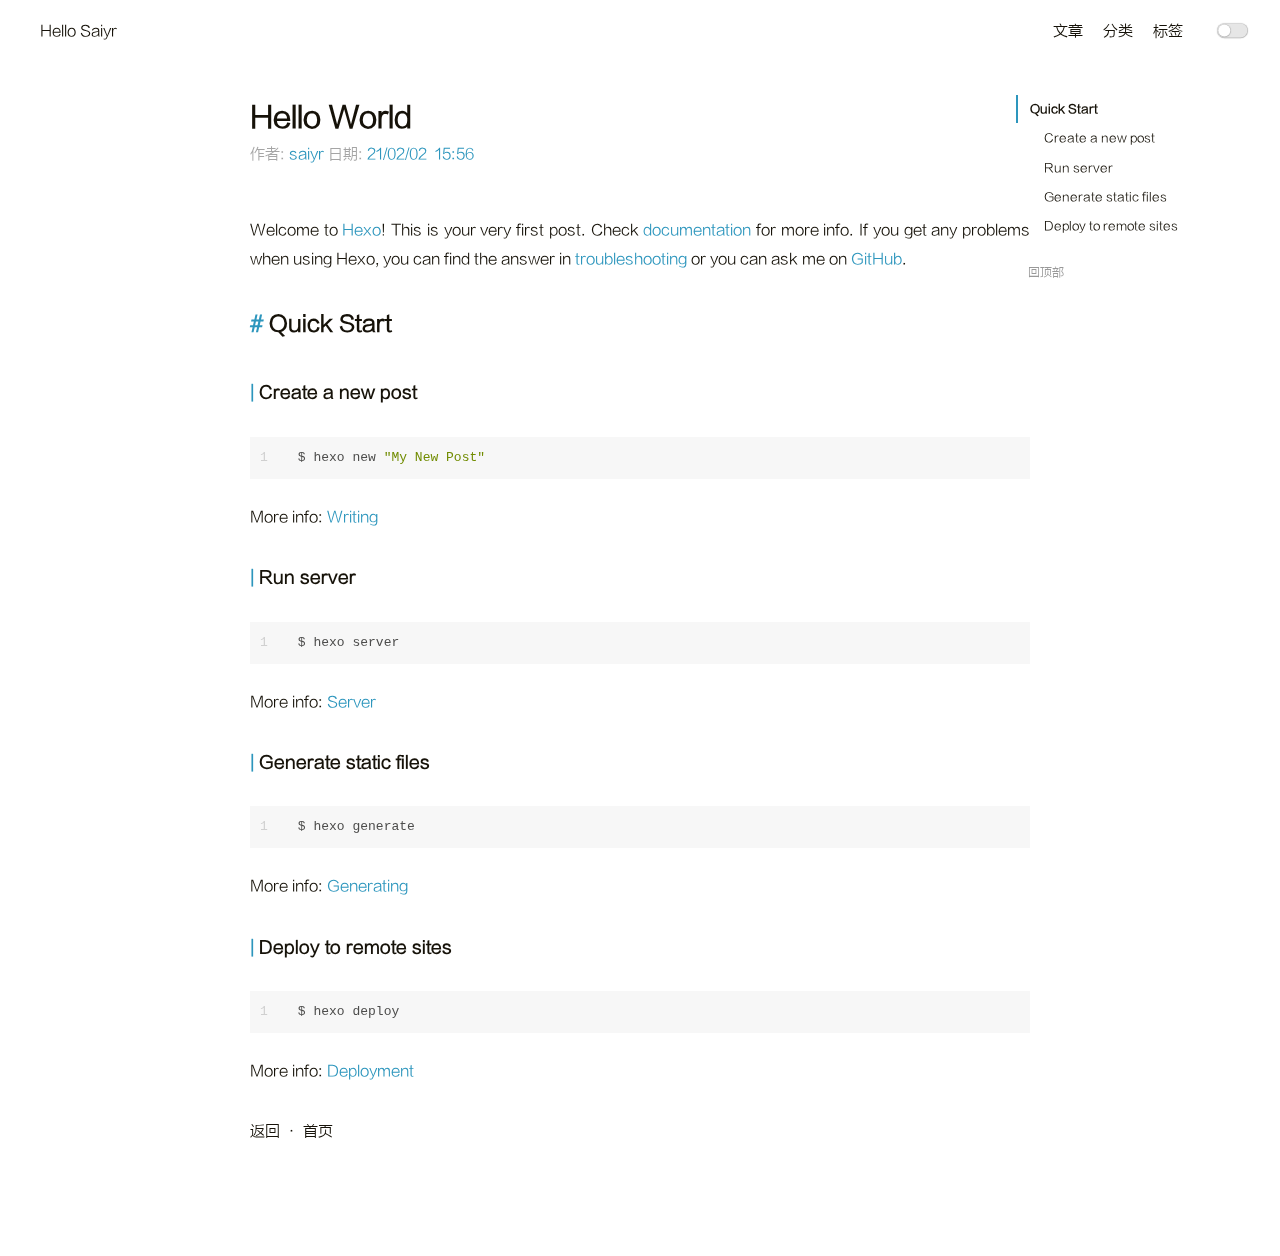
<file: 2021/02/02/hello-world/index.html>
<!DOCTYPE html>
<html lang="zh-cn">
<head>
    <meta charset="UTF-8">
<meta name="viewport"
      content="width=device-width, initial-scale=1.0, maximum-scale=1.0, minimum-scale=1.0">
<meta http-equiv="X-UA-Compatible" content="ie=edge">

    <meta name="author" content="saiyr">





<title>Hello World | saiyr&#39;blogs</title>



    <link rel="icon" href="/favicon.ico">




    <!-- stylesheets list from _config.yml -->
    
    <link rel="stylesheet" href="/css/style.css">
    



    <!-- scripts list from _config.yml -->
    
    <script src="/js/script.js"></script>
    
    <script src="/js/tocbot.min.js"></script>
    



    
    
        
    


<meta name="generator" content="Hexo 5.3.0"></head>
<body>
    <div class="wrapper">
        <header>
    <nav class="navbar">
        <div class="container">
            <div class="navbar-header header-logo"><a href="/">Hello Saiyr</a></div>
            <div class="menu navbar-right">
                
                    <a class="menu-item" href="/archives">文章</a>
                
                    <a class="menu-item" href="/category">分类</a>
                
                    <a class="menu-item" href="/tag">标签</a>
                
                <input id="switch_default" type="checkbox" class="switch_default">
                <label for="switch_default" class="toggleBtn"></label>
            </div>
        </div>
    </nav>

    
    <nav class="navbar-mobile" id="nav-mobile">
        <div class="container">
            <div class="navbar-header">
                <div>
                    <a href="/">Hello Saiyr</a><a id="mobile-toggle-theme">·&nbsp;Light</a>
                </div>
                <div class="menu-toggle" onclick="mobileBtn()">&#9776; Menu</div>
            </div>
            <div class="menu" id="mobile-menu">
                
                    <a class="menu-item" href="/archives">文章</a>
                
                    <a class="menu-item" href="/category">分类</a>
                
                    <a class="menu-item" href="/tag">标签</a>
                
            </div>
        </div>
    </nav>

</header>
<script>
    var mobileBtn = function f() {
        var toggleMenu = document.getElementsByClassName("menu-toggle")[0];
        var mobileMenu = document.getElementById("mobile-menu");
        if(toggleMenu.classList.contains("active")){
           toggleMenu.classList.remove("active")
            mobileMenu.classList.remove("active")
        }else{
            toggleMenu.classList.add("active")
            mobileMenu.classList.add("active")
        }
    }
</script>
        <div class="main">
            <div class="container">
    
    
        <div class="post-toc">
    <div class="tocbot-list">
    </div>
    <div class="tocbot-list-menu">
        <!-- <a class="tocbot-toc-expand" onclick="expand_toc()">Expand all</a> -->
        <a onclick="go_top()">回顶部</a>
        <!-- <a onclick="go_bottom()">Go to bottom</a> -->
    </div>
</div>

<script>
    document.ready(
        function () {
            tocbot.init({
                tocSelector: '.tocbot-list',
                contentSelector: '.post-content',
                headingSelector: 'h1, h2, h3, h4, h5',
                collapseDepth: 1,
                orderedList: false,
                scrollSmooth: true,
            })
        }
    )

    function expand_toc() {
        var b = document.querySelector(".tocbot-toc-expand");
        tocbot.init({
            tocSelector: '.tocbot-list',
            contentSelector: '.post-content',
            headingSelector: 'h1, h2, h3, h4, h5',
            collapseDepth: 6,
            orderedList: false,
            scrollSmooth: true,
        });
        b.setAttribute("onclick", "collapse_toc()");
        b.innerHTML = "Collapse all"
    }

    function collapse_toc() {
        var b = document.querySelector(".tocbot-toc-expand");
        tocbot.init({
            tocSelector: '.tocbot-list',
            contentSelector: '.post-content',
            headingSelector: 'h1, h2, h3, h4, h5',
            collapseDepth: 1,
            orderedList: false,
            scrollSmooth: true,
        });
        b.setAttribute("onclick", "expand_toc()");
        b.innerHTML = "Expand all"
    }

    function go_top() {
        window.scrollTo(0, 0);
    }

    function go_bottom() {
        window.scrollTo(0, document.body.scrollHeight);
    }

</script>
    

    
    <article class="post-wrap">
        <header class="post-header">
            <h1 class="post-title">Hello World</h1>
            
                <div class="post-meta">
                    
                        作者: <a itemprop="author" rel="author" href="/">saiyr</a>
                    

                    
                        <span class="post-time">
                        日期: <a href="#">21/02/02&nbsp;&nbsp;15:56</a>
                        </span>
                    
                    
                </div>
            
        </header>

        <div class="post-content">
            <p>Welcome to <a target="_blank" rel="noopener" href="https://hexo.io/">Hexo</a>! This is your very first post. Check <a target="_blank" rel="noopener" href="https://hexo.io/docs/">documentation</a> for more info. If you get any problems when using Hexo, you can find the answer in <a target="_blank" rel="noopener" href="https://hexo.io/docs/troubleshooting.html">troubleshooting</a> or you can ask me on <a target="_blank" rel="noopener" href="https://github.com/hexojs/hexo/issues">GitHub</a>.</p>
<h2 id="Quick-Start"><a href="#Quick-Start" class="headerlink" title="Quick Start"></a>Quick Start</h2><h3 id="Create-a-new-post"><a href="#Create-a-new-post" class="headerlink" title="Create a new post"></a>Create a new post</h3><figure class="highlight bash"><table><tr><td class="gutter"><pre><span class="line">1</span><br></pre></td><td class="code"><pre><span class="line">$ hexo new <span class="string">&quot;My New Post&quot;</span></span><br></pre></td></tr></table></figure>
<p>More info: <a target="_blank" rel="noopener" href="https://hexo.io/docs/writing.html">Writing</a></p>
<h3 id="Run-server"><a href="#Run-server" class="headerlink" title="Run server"></a>Run server</h3><figure class="highlight bash"><table><tr><td class="gutter"><pre><span class="line">1</span><br></pre></td><td class="code"><pre><span class="line">$ hexo server</span><br></pre></td></tr></table></figure>
<p>More info: <a target="_blank" rel="noopener" href="https://hexo.io/docs/server.html">Server</a></p>
<h3 id="Generate-static-files"><a href="#Generate-static-files" class="headerlink" title="Generate static files"></a>Generate static files</h3><figure class="highlight bash"><table><tr><td class="gutter"><pre><span class="line">1</span><br></pre></td><td class="code"><pre><span class="line">$ hexo generate</span><br></pre></td></tr></table></figure>
<p>More info: <a target="_blank" rel="noopener" href="https://hexo.io/docs/generating.html">Generating</a></p>
<h3 id="Deploy-to-remote-sites"><a href="#Deploy-to-remote-sites" class="headerlink" title="Deploy to remote sites"></a>Deploy to remote sites</h3><figure class="highlight bash"><table><tr><td class="gutter"><pre><span class="line">1</span><br></pre></td><td class="code"><pre><span class="line">$ hexo deploy</span><br></pre></td></tr></table></figure>
<p>More info: <a target="_blank" rel="noopener" href="https://hexo.io/docs/one-command-deployment.html">Deployment</a></p>

        </div>

        
        <section class="post-tags">
            <div>
                <a href="javascript:window.history.back();">返回</a>
                <span>· </span>
                <a href="/">首页</a>
            </div>
            
        </section>
        <section class="post-nav">
            
            
        </section>


    </article>
</div>

        </div>
        <footer id="footer" class="footer">
    <div class="copyright">
        <span></span>
    </div>
</footer>

    </div>
</body>
</html>
</file>
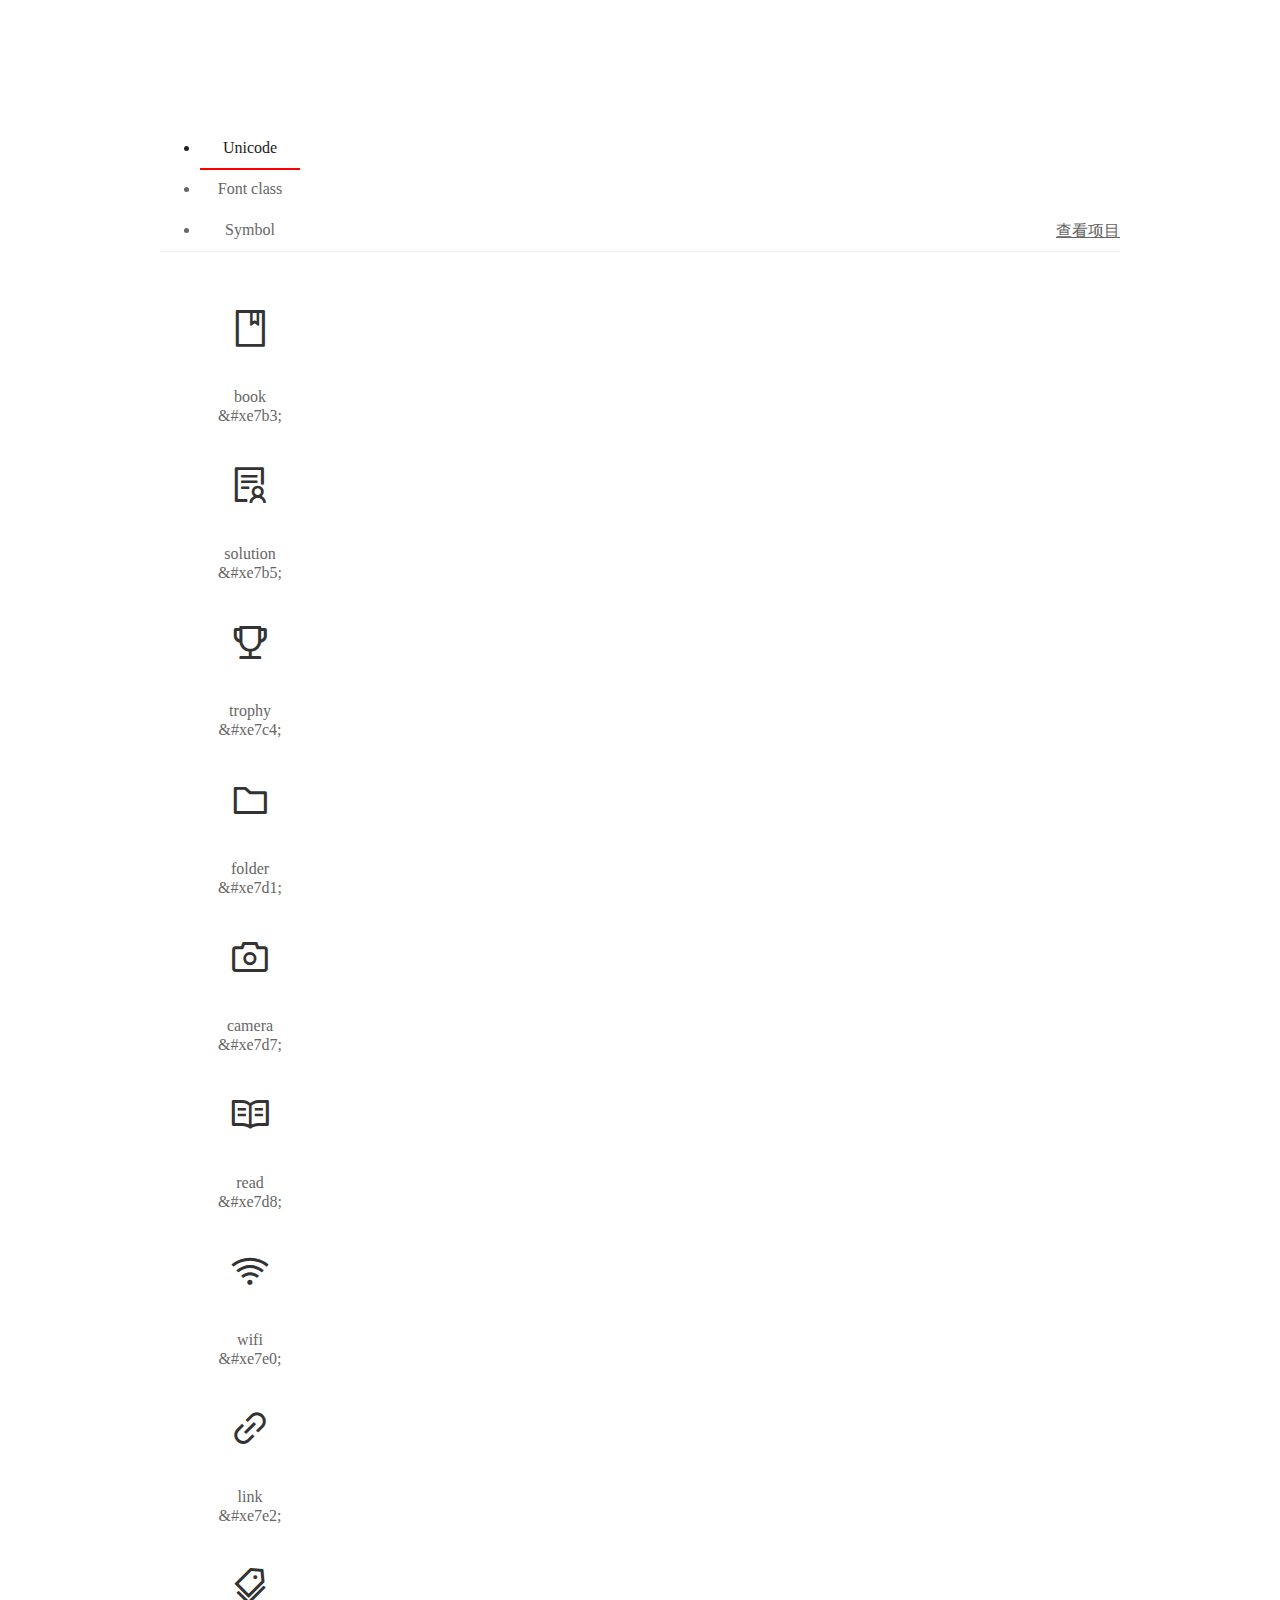
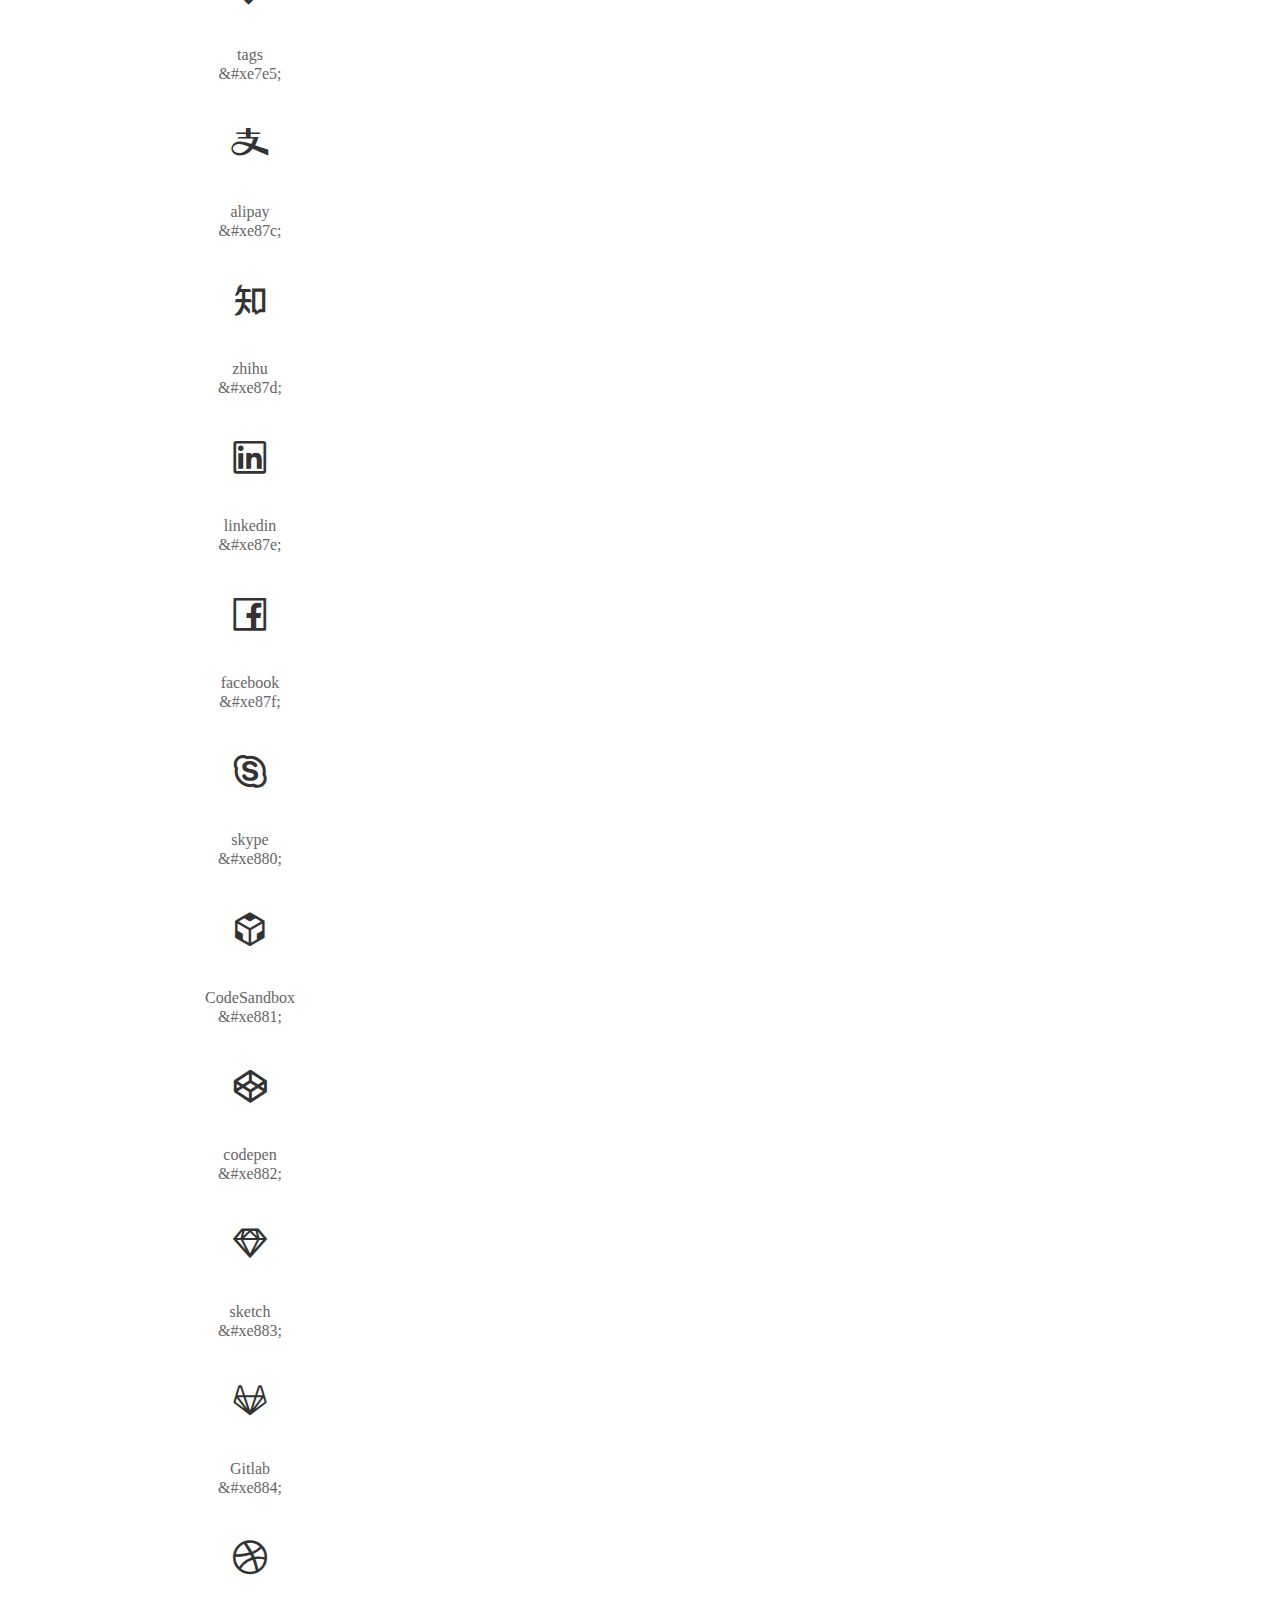
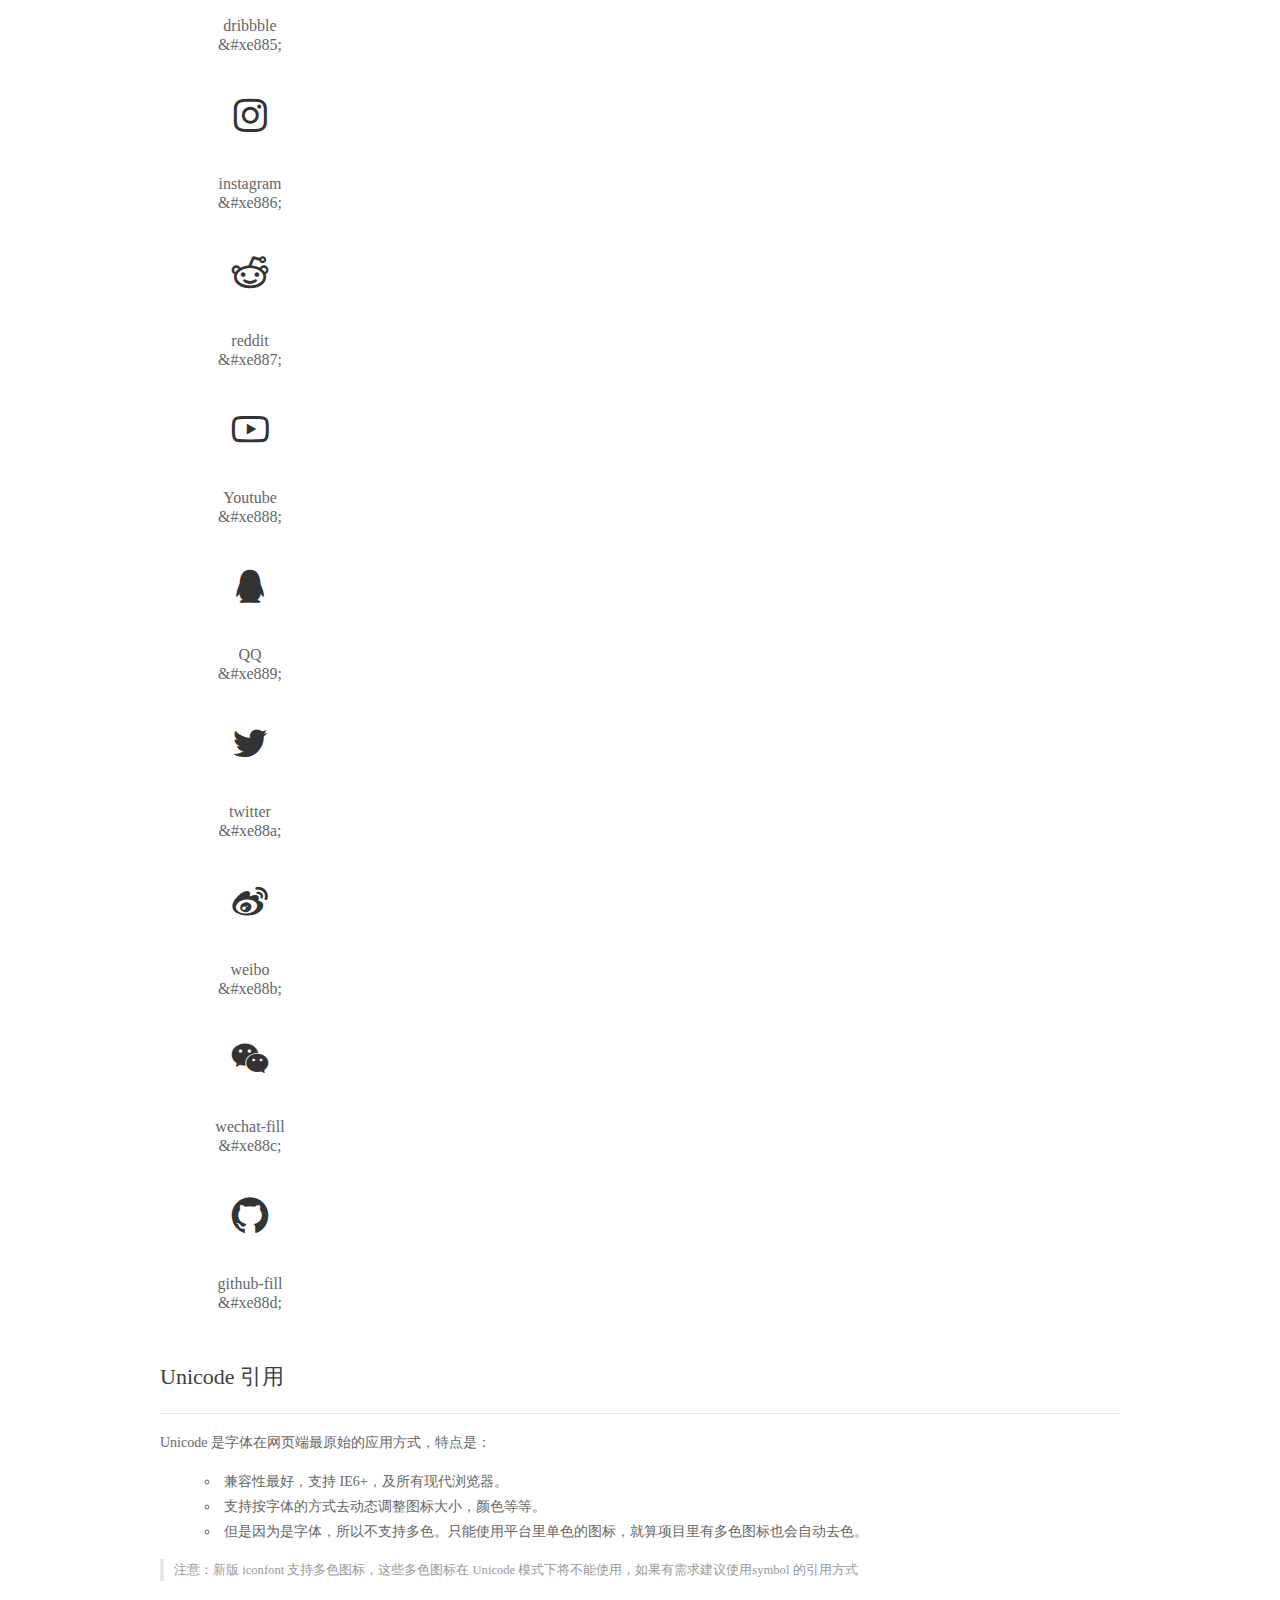
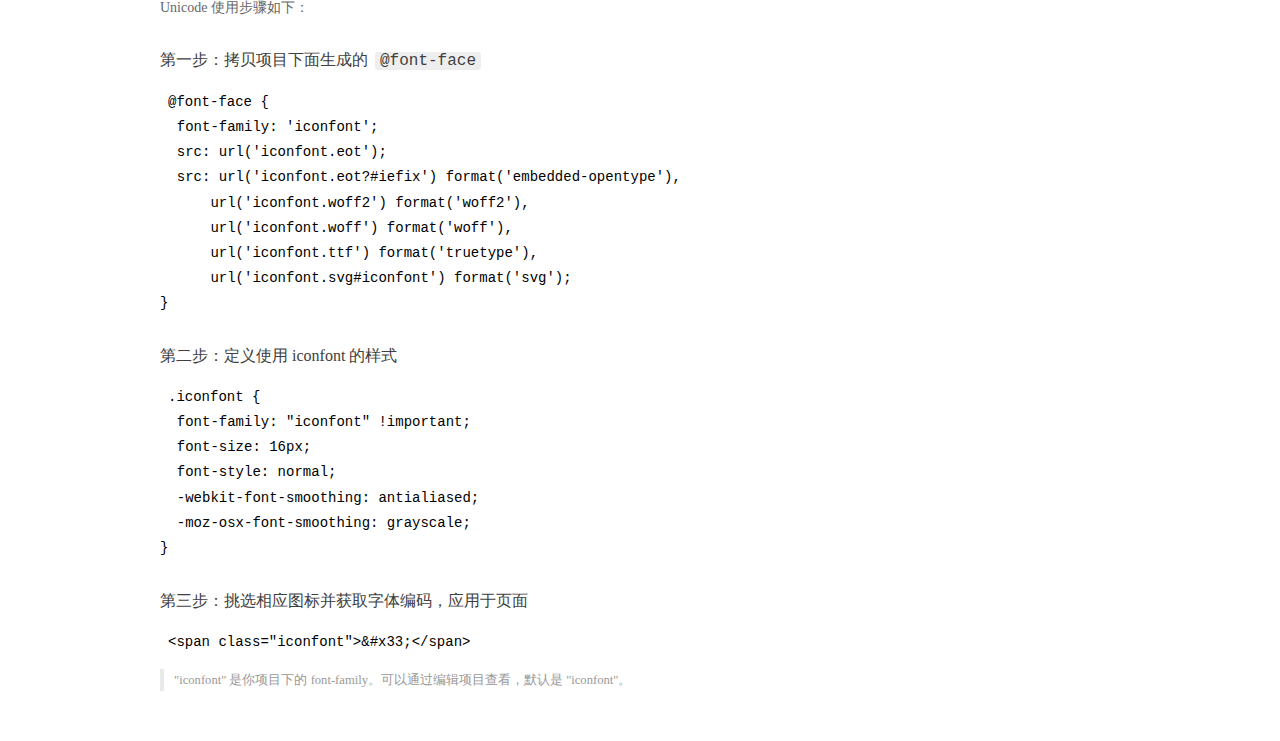
<file: fonts/iconfont/demo_index.html>
<!DOCTYPE html>
<html>
<head>
  <meta charset="utf-8"/>
  <title>IconFont Demo</title>
  <link rel="shortcut icon" href="https://gtms04.alicdn.com/tps/i4/TB1_oz6GVXXXXaFXpXXJDFnIXXX-64-64.ico" type="image/x-icon"/>
  <link rel="stylesheet" href="https://g.alicdn.com/thx/cube/1.3.2/cube.min.css">
  <link rel="stylesheet" href="demo.css">
  <link rel="stylesheet" href="iconfont.css">
  <script src="iconfont.js"></script>
  <!-- jQuery -->
  <script src="https://a1.alicdn.com/oss/uploads/2018/12/26/7bfddb60-08e8-11e9-9b04-53e73bb6408b.js"></script>
  <!-- 代码高亮 -->
  <script src="https://a1.alicdn.com/oss/uploads/2018/12/26/a3f714d0-08e6-11e9-8a15-ebf944d7534c.js"></script>
</head>
<body>
  <div class="main">
    <h1 class="logo"><a href="https://www.iconfont.cn/" title="iconfont 首页" target="_blank">&#xe86b;</a></h1>
    <div class="nav-tabs">
      <ul id="tabs" class="dib-box">
        <li class="dib active"><span>Unicode</span></li>
        <li class="dib"><span>Font class</span></li>
        <li class="dib"><span>Symbol</span></li>
      </ul>
      
      <a href="https://www.iconfont.cn/manage/index?manage_type=myprojects&projectId=1614736" target="_blank" class="nav-more">查看项目</a>
      
    </div>
    <div class="tab-container">
      <div class="content unicode" style="display: block;">
          <ul class="icon_lists dib-box">
          
            <li class="dib">
              <span class="icon iconfont">&#xe7b3;</span>
                <div class="name">book</div>
                <div class="code-name">&amp;#xe7b3;</div>
              </li>
          
            <li class="dib">
              <span class="icon iconfont">&#xe7b5;</span>
                <div class="name">solution</div>
                <div class="code-name">&amp;#xe7b5;</div>
              </li>
          
            <li class="dib">
              <span class="icon iconfont">&#xe7c4;</span>
                <div class="name">trophy</div>
                <div class="code-name">&amp;#xe7c4;</div>
              </li>
          
            <li class="dib">
              <span class="icon iconfont">&#xe7d1;</span>
                <div class="name">folder</div>
                <div class="code-name">&amp;#xe7d1;</div>
              </li>
          
            <li class="dib">
              <span class="icon iconfont">&#xe7d7;</span>
                <div class="name">camera</div>
                <div class="code-name">&amp;#xe7d7;</div>
              </li>
          
            <li class="dib">
              <span class="icon iconfont">&#xe7d8;</span>
                <div class="name">read</div>
                <div class="code-name">&amp;#xe7d8;</div>
              </li>
          
            <li class="dib">
              <span class="icon iconfont">&#xe7e0;</span>
                <div class="name">wifi</div>
                <div class="code-name">&amp;#xe7e0;</div>
              </li>
          
            <li class="dib">
              <span class="icon iconfont">&#xe7e2;</span>
                <div class="name">link</div>
                <div class="code-name">&amp;#xe7e2;</div>
              </li>
          
            <li class="dib">
              <span class="icon iconfont">&#xe7e5;</span>
                <div class="name">tags</div>
                <div class="code-name">&amp;#xe7e5;</div>
              </li>
          
            <li class="dib">
              <span class="icon iconfont">&#xe87c;</span>
                <div class="name">alipay</div>
                <div class="code-name">&amp;#xe87c;</div>
              </li>
          
            <li class="dib">
              <span class="icon iconfont">&#xe87d;</span>
                <div class="name">zhihu</div>
                <div class="code-name">&amp;#xe87d;</div>
              </li>
          
            <li class="dib">
              <span class="icon iconfont">&#xe87e;</span>
                <div class="name">linkedin</div>
                <div class="code-name">&amp;#xe87e;</div>
              </li>
          
            <li class="dib">
              <span class="icon iconfont">&#xe87f;</span>
                <div class="name">facebook</div>
                <div class="code-name">&amp;#xe87f;</div>
              </li>
          
            <li class="dib">
              <span class="icon iconfont">&#xe880;</span>
                <div class="name">skype</div>
                <div class="code-name">&amp;#xe880;</div>
              </li>
          
            <li class="dib">
              <span class="icon iconfont">&#xe881;</span>
                <div class="name">CodeSandbox</div>
                <div class="code-name">&amp;#xe881;</div>
              </li>
          
            <li class="dib">
              <span class="icon iconfont">&#xe882;</span>
                <div class="name">codepen</div>
                <div class="code-name">&amp;#xe882;</div>
              </li>
          
            <li class="dib">
              <span class="icon iconfont">&#xe883;</span>
                <div class="name">sketch</div>
                <div class="code-name">&amp;#xe883;</div>
              </li>
          
            <li class="dib">
              <span class="icon iconfont">&#xe884;</span>
                <div class="name">Gitlab</div>
                <div class="code-name">&amp;#xe884;</div>
              </li>
          
            <li class="dib">
              <span class="icon iconfont">&#xe885;</span>
                <div class="name">dribbble</div>
                <div class="code-name">&amp;#xe885;</div>
              </li>
          
            <li class="dib">
              <span class="icon iconfont">&#xe886;</span>
                <div class="name">instagram</div>
                <div class="code-name">&amp;#xe886;</div>
              </li>
          
            <li class="dib">
              <span class="icon iconfont">&#xe887;</span>
                <div class="name">reddit</div>
                <div class="code-name">&amp;#xe887;</div>
              </li>
          
            <li class="dib">
              <span class="icon iconfont">&#xe888;</span>
                <div class="name">Youtube</div>
                <div class="code-name">&amp;#xe888;</div>
              </li>
          
            <li class="dib">
              <span class="icon iconfont">&#xe889;</span>
                <div class="name">QQ</div>
                <div class="code-name">&amp;#xe889;</div>
              </li>
          
            <li class="dib">
              <span class="icon iconfont">&#xe88a;</span>
                <div class="name">twitter</div>
                <div class="code-name">&amp;#xe88a;</div>
              </li>
          
            <li class="dib">
              <span class="icon iconfont">&#xe88b;</span>
                <div class="name">weibo</div>
                <div class="code-name">&amp;#xe88b;</div>
              </li>
          
            <li class="dib">
              <span class="icon iconfont">&#xe88c;</span>
                <div class="name">wechat-fill</div>
                <div class="code-name">&amp;#xe88c;</div>
              </li>
          
            <li class="dib">
              <span class="icon iconfont">&#xe88d;</span>
                <div class="name">github-fill</div>
                <div class="code-name">&amp;#xe88d;</div>
              </li>
          
          </ul>
          <div class="article markdown">
          <h2 id="unicode-">Unicode 引用</h2>
          <hr>

          <p>Unicode 是字体在网页端最原始的应用方式，特点是：</p>
          <ul>
            <li>兼容性最好，支持 IE6+，及所有现代浏览器。</li>
            <li>支持按字体的方式去动态调整图标大小，颜色等等。</li>
            <li>但是因为是字体，所以不支持多色。只能使用平台里单色的图标，就算项目里有多色图标也会自动去色。</li>
          </ul>
          <blockquote>
            <p>注意：新版 iconfont 支持多色图标，这些多色图标在 Unicode 模式下将不能使用，如果有需求建议使用symbol 的引用方式</p>
          </blockquote>
          <p>Unicode 使用步骤如下：</p>
          <h3 id="-font-face">第一步：拷贝项目下面生成的 <code>@font-face</code></h3>
<pre><code class="language-css"
>@font-face {
  font-family: 'iconfont';
  src: url('iconfont.eot');
  src: url('iconfont.eot?#iefix') format('embedded-opentype'),
      url('iconfont.woff2') format('woff2'),
      url('iconfont.woff') format('woff'),
      url('iconfont.ttf') format('truetype'),
      url('iconfont.svg#iconfont') format('svg');
}
</code></pre>
          <h3 id="-iconfont-">第二步：定义使用 iconfont 的样式</h3>
<pre><code class="language-css"
>.iconfont {
  font-family: "iconfont" !important;
  font-size: 16px;
  font-style: normal;
  -webkit-font-smoothing: antialiased;
  -moz-osx-font-smoothing: grayscale;
}
</code></pre>
          <h3 id="-">第三步：挑选相应图标并获取字体编码，应用于页面</h3>
<pre>
<code class="language-html"
>&lt;span class="iconfont"&gt;&amp;#x33;&lt;/span&gt;
</code></pre>
          <blockquote>
            <p>"iconfont" 是你项目下的 font-family。可以通过编辑项目查看，默认是 "iconfont"。</p>
          </blockquote>
          </div>
      </div>
      <div class="content font-class">
        <ul class="icon_lists dib-box">
          
          <li class="dib">
            <span class="icon iconfont icon-publish"></span>
            <div class="name">
              book
            </div>
            <div class="code-name">.icon-publish
            </div>
          </li>
          
          <li class="dib">
            <span class="icon iconfont icon-resume"></span>
            <div class="name">
              solution
            </div>
            <div class="code-name">.icon-resume
            </div>
          </li>
          
          <li class="dib">
            <span class="icon iconfont icon-trophy"></span>
            <div class="name">
              trophy
            </div>
            <div class="code-name">.icon-trophy
            </div>
          </li>
          
          <li class="dib">
            <span class="icon iconfont icon-category"></span>
            <div class="name">
              folder
            </div>
            <div class="code-name">.icon-category
            </div>
          </li>
          
          <li class="dib">
            <span class="icon iconfont icon-gallery"></span>
            <div class="name">
              camera
            </div>
            <div class="code-name">.icon-gallery
            </div>
          </li>
          
          <li class="dib">
            <span class="icon iconfont icon-blog"></span>
            <div class="name">
              read
            </div>
            <div class="code-name">.icon-blog
            </div>
          </li>
          
          <li class="dib">
            <span class="icon iconfont icon-rss"></span>
            <div class="name">
              wifi
            </div>
            <div class="code-name">.icon-rss
            </div>
          </li>
          
          <li class="dib">
            <span class="icon iconfont icon-link"></span>
            <div class="name">
              link
            </div>
            <div class="code-name">.icon-link
            </div>
          </li>
          
          <li class="dib">
            <span class="icon iconfont icon-tags"></span>
            <div class="name">
              tags
            </div>
            <div class="code-name">.icon-tags
            </div>
          </li>
          
          <li class="dib">
            <span class="icon iconfont icon-alipay"></span>
            <div class="name">
              alipay
            </div>
            <div class="code-name">.icon-alipay
            </div>
          </li>
          
          <li class="dib">
            <span class="icon iconfont icon-zhihu"></span>
            <div class="name">
              zhihu
            </div>
            <div class="code-name">.icon-zhihu
            </div>
          </li>
          
          <li class="dib">
            <span class="icon iconfont icon-linkedin"></span>
            <div class="name">
              linkedin
            </div>
            <div class="code-name">.icon-linkedin
            </div>
          </li>
          
          <li class="dib">
            <span class="icon iconfont icon-facebook"></span>
            <div class="name">
              facebook
            </div>
            <div class="code-name">.icon-facebook
            </div>
          </li>
          
          <li class="dib">
            <span class="icon iconfont icon-skype"></span>
            <div class="name">
              skype
            </div>
            <div class="code-name">.icon-skype
            </div>
          </li>
          
          <li class="dib">
            <span class="icon iconfont icon-codesandbox"></span>
            <div class="name">
              CodeSandbox
            </div>
            <div class="code-name">.icon-codesandbox
            </div>
          </li>
          
          <li class="dib">
            <span class="icon iconfont icon-codepen"></span>
            <div class="name">
              codepen
            </div>
            <div class="code-name">.icon-codepen
            </div>
          </li>
          
          <li class="dib">
            <span class="icon iconfont icon-sketch"></span>
            <div class="name">
              sketch
            </div>
            <div class="code-name">.icon-sketch
            </div>
          </li>
          
          <li class="dib">
            <span class="icon iconfont icon-gitlab"></span>
            <div class="name">
              Gitlab
            </div>
            <div class="code-name">.icon-gitlab
            </div>
          </li>
          
          <li class="dib">
            <span class="icon iconfont icon-dribbble"></span>
            <div class="name">
              dribbble
            </div>
            <div class="code-name">.icon-dribbble
            </div>
          </li>
          
          <li class="dib">
            <span class="icon iconfont icon-instagram"></span>
            <div class="name">
              instagram
            </div>
            <div class="code-name">.icon-instagram
            </div>
          </li>
          
          <li class="dib">
            <span class="icon iconfont icon-reddit"></span>
            <div class="name">
              reddit
            </div>
            <div class="code-name">.icon-reddit
            </div>
          </li>
          
          <li class="dib">
            <span class="icon iconfont icon-youtube"></span>
            <div class="name">
              Youtube
            </div>
            <div class="code-name">.icon-youtube
            </div>
          </li>
          
          <li class="dib">
            <span class="icon iconfont icon-qq"></span>
            <div class="name">
              QQ
            </div>
            <div class="code-name">.icon-qq
            </div>
          </li>
          
          <li class="dib">
            <span class="icon iconfont icon-twitter"></span>
            <div class="name">
              twitter
            </div>
            <div class="code-name">.icon-twitter
            </div>
          </li>
          
          <li class="dib">
            <span class="icon iconfont icon-weibo"></span>
            <div class="name">
              weibo
            </div>
            <div class="code-name">.icon-weibo
            </div>
          </li>
          
          <li class="dib">
            <span class="icon iconfont icon-wechat"></span>
            <div class="name">
              wechat-fill
            </div>
            <div class="code-name">.icon-wechat
            </div>
          </li>
          
          <li class="dib">
            <span class="icon iconfont icon-github"></span>
            <div class="name">
              github-fill
            </div>
            <div class="code-name">.icon-github
            </div>
          </li>
          
        </ul>
        <div class="article markdown">
        <h2 id="font-class-">font-class 引用</h2>
        <hr>

        <p>font-class 是 Unicode 使用方式的一种变种，主要是解决 Unicode 书写不直观，语意不明确的问题。</p>
        <p>与 Unicode 使用方式相比，具有如下特点：</p>
        <ul>
          <li>兼容性良好，支持 IE8+，及所有现代浏览器。</li>
          <li>相比于 Unicode 语意明确，书写更直观。可以很容易分辨这个 icon 是什么。</li>
          <li>因为使用 class 来定义图标，所以当要替换图标时，只需要修改 class 里面的 Unicode 引用。</li>
          <li>不过因为本质上还是使用的字体，所以多色图标还是不支持的。</li>
        </ul>
        <p>使用步骤如下：</p>
        <h3 id="-fontclass-">第一步：引入项目下面生成的 fontclass 代码：</h3>
<pre><code class="language-html">&lt;link rel="stylesheet" href="./iconfont.css"&gt;
</code></pre>
        <h3 id="-">第二步：挑选相应图标并获取类名，应用于页面：</h3>
<pre><code class="language-html">&lt;span class="iconfont icon-xxx"&gt;&lt;/span&gt;
</code></pre>
        <blockquote>
          <p>"
            iconfont" 是你项目下的 font-family。可以通过编辑项目查看，默认是 "iconfont"。</p>
        </blockquote>
      </div>
      </div>
      <div class="content symbol">
          <ul class="icon_lists dib-box">
          
            <li class="dib">
                <svg class="icon svg-icon" aria-hidden="true">
                  <use xlink:href="#icon-publish"></use>
                </svg>
                <div class="name">book</div>
                <div class="code-name">#icon-publish</div>
            </li>
          
            <li class="dib">
                <svg class="icon svg-icon" aria-hidden="true">
                  <use xlink:href="#icon-resume"></use>
                </svg>
                <div class="name">solution</div>
                <div class="code-name">#icon-resume</div>
            </li>
          
            <li class="dib">
                <svg class="icon svg-icon" aria-hidden="true">
                  <use xlink:href="#icon-trophy"></use>
                </svg>
                <div class="name">trophy</div>
                <div class="code-name">#icon-trophy</div>
            </li>
          
            <li class="dib">
                <svg class="icon svg-icon" aria-hidden="true">
                  <use xlink:href="#icon-category"></use>
                </svg>
                <div class="name">folder</div>
                <div class="code-name">#icon-category</div>
            </li>
          
            <li class="dib">
                <svg class="icon svg-icon" aria-hidden="true">
                  <use xlink:href="#icon-gallery"></use>
                </svg>
                <div class="name">camera</div>
                <div class="code-name">#icon-gallery</div>
            </li>
          
            <li class="dib">
                <svg class="icon svg-icon" aria-hidden="true">
                  <use xlink:href="#icon-blog"></use>
                </svg>
                <div class="name">read</div>
                <div class="code-name">#icon-blog</div>
            </li>
          
            <li class="dib">
                <svg class="icon svg-icon" aria-hidden="true">
                  <use xlink:href="#icon-rss"></use>
                </svg>
                <div class="name">wifi</div>
                <div class="code-name">#icon-rss</div>
            </li>
          
            <li class="dib">
                <svg class="icon svg-icon" aria-hidden="true">
                  <use xlink:href="#icon-link"></use>
                </svg>
                <div class="name">link</div>
                <div class="code-name">#icon-link</div>
            </li>
          
            <li class="dib">
                <svg class="icon svg-icon" aria-hidden="true">
                  <use xlink:href="#icon-tags"></use>
                </svg>
                <div class="name">tags</div>
                <div class="code-name">#icon-tags</div>
            </li>
          
            <li class="dib">
                <svg class="icon svg-icon" aria-hidden="true">
                  <use xlink:href="#icon-alipay"></use>
                </svg>
                <div class="name">alipay</div>
                <div class="code-name">#icon-alipay</div>
            </li>
          
            <li class="dib">
                <svg class="icon svg-icon" aria-hidden="true">
                  <use xlink:href="#icon-zhihu"></use>
                </svg>
                <div class="name">zhihu</div>
                <div class="code-name">#icon-zhihu</div>
            </li>
          
            <li class="dib">
                <svg class="icon svg-icon" aria-hidden="true">
                  <use xlink:href="#icon-linkedin"></use>
                </svg>
                <div class="name">linkedin</div>
                <div class="code-name">#icon-linkedin</div>
            </li>
          
            <li class="dib">
                <svg class="icon svg-icon" aria-hidden="true">
                  <use xlink:href="#icon-facebook"></use>
                </svg>
                <div class="name">facebook</div>
                <div class="code-name">#icon-facebook</div>
            </li>
          
            <li class="dib">
                <svg class="icon svg-icon" aria-hidden="true">
                  <use xlink:href="#icon-skype"></use>
                </svg>
                <div class="name">skype</div>
                <div class="code-name">#icon-skype</div>
            </li>
          
            <li class="dib">
                <svg class="icon svg-icon" aria-hidden="true">
                  <use xlink:href="#icon-codesandbox"></use>
                </svg>
                <div class="name">CodeSandbox</div>
                <div class="code-name">#icon-codesandbox</div>
            </li>
          
            <li class="dib">
                <svg class="icon svg-icon" aria-hidden="true">
                  <use xlink:href="#icon-codepen"></use>
                </svg>
                <div class="name">codepen</div>
                <div class="code-name">#icon-codepen</div>
            </li>
          
            <li class="dib">
                <svg class="icon svg-icon" aria-hidden="true">
                  <use xlink:href="#icon-sketch"></use>
                </svg>
                <div class="name">sketch</div>
                <div class="code-name">#icon-sketch</div>
            </li>
          
            <li class="dib">
                <svg class="icon svg-icon" aria-hidden="true">
                  <use xlink:href="#icon-gitlab"></use>
                </svg>
                <div class="name">Gitlab</div>
                <div class="code-name">#icon-gitlab</div>
            </li>
          
            <li class="dib">
                <svg class="icon svg-icon" aria-hidden="true">
                  <use xlink:href="#icon-dribbble"></use>
                </svg>
                <div class="name">dribbble</div>
                <div class="code-name">#icon-dribbble</div>
            </li>
          
            <li class="dib">
                <svg class="icon svg-icon" aria-hidden="true">
                  <use xlink:href="#icon-instagram"></use>
                </svg>
                <div class="name">instagram</div>
                <div class="code-name">#icon-instagram</div>
            </li>
          
            <li class="dib">
                <svg class="icon svg-icon" aria-hidden="true">
                  <use xlink:href="#icon-reddit"></use>
                </svg>
                <div class="name">reddit</div>
                <div class="code-name">#icon-reddit</div>
            </li>
          
            <li class="dib">
                <svg class="icon svg-icon" aria-hidden="true">
                  <use xlink:href="#icon-youtube"></use>
                </svg>
                <div class="name">Youtube</div>
                <div class="code-name">#icon-youtube</div>
            </li>
          
            <li class="dib">
                <svg class="icon svg-icon" aria-hidden="true">
                  <use xlink:href="#icon-qq"></use>
                </svg>
                <div class="name">QQ</div>
                <div class="code-name">#icon-qq</div>
            </li>
          
            <li class="dib">
                <svg class="icon svg-icon" aria-hidden="true">
                  <use xlink:href="#icon-twitter"></use>
                </svg>
                <div class="name">twitter</div>
                <div class="code-name">#icon-twitter</div>
            </li>
          
            <li class="dib">
                <svg class="icon svg-icon" aria-hidden="true">
                  <use xlink:href="#icon-weibo"></use>
                </svg>
                <div class="name">weibo</div>
                <div class="code-name">#icon-weibo</div>
            </li>
          
            <li class="dib">
                <svg class="icon svg-icon" aria-hidden="true">
                  <use xlink:href="#icon-wechat"></use>
                </svg>
                <div class="name">wechat-fill</div>
                <div class="code-name">#icon-wechat</div>
            </li>
          
            <li class="dib">
                <svg class="icon svg-icon" aria-hidden="true">
                  <use xlink:href="#icon-github"></use>
                </svg>
                <div class="name">github-fill</div>
                <div class="code-name">#icon-github</div>
            </li>
          
          </ul>
          <div class="article markdown">
          <h2 id="symbol-">Symbol 引用</h2>
          <hr>

          <p>这是一种全新的使用方式，应该说这才是未来的主流，也是平台目前推荐的用法。相关介绍可以参考这篇<a href="">文章</a>
            这种用法其实是做了一个 SVG 的集合，与另外两种相比具有如下特点：</p>
          <ul>
            <li>支持多色图标了，不再受单色限制。</li>
            <li>通过一些技巧，支持像字体那样，通过 <code>font-size</code>, <code>color</code> 来调整样式。</li>
            <li>兼容性较差，支持 IE9+，及现代浏览器。</li>
            <li>浏览器渲染 SVG 的性能一般，还不如 png。</li>
          </ul>
          <p>使用步骤如下：</p>
          <h3 id="-symbol-">第一步：引入项目下面生成的 symbol 代码：</h3>
<pre><code class="language-html">&lt;script src="./iconfont.js"&gt;&lt;/script&gt;
</code></pre>
          <h3 id="-css-">第二步：加入通用 CSS 代码（引入一次就行）：</h3>
<pre><code class="language-html">&lt;style&gt;
.icon {
  width: 1em;
  height: 1em;
  vertical-align: -0.15em;
  fill: currentColor;
  overflow: hidden;
}
&lt;/style&gt;
</code></pre>
          <h3 id="-">第三步：挑选相应图标并获取类名，应用于页面：</h3>
<pre><code class="language-html">&lt;svg class="icon" aria-hidden="true"&gt;
  &lt;use xlink:href="#icon-xxx"&gt;&lt;/use&gt;
&lt;/svg&gt;
</code></pre>
          </div>
      </div>

    </div>
  </div>
  <script>
  $(document).ready(function () {
      $('.tab-container .content:first').show()

      $('#tabs li').click(function (e) {
        var tabContent = $('.tab-container .content')
        var index = $(this).index()

        if ($(this).hasClass('active')) {
          return
        } else {
          $('#tabs li').removeClass('active')
          $(this).addClass('active')

          tabContent.hide().eq(index).fadeIn()
        }
      })
    })
  </script>
</body>
</html>
</file>
<file: fonts/iconfont/demo.css>
/* Logo 字体 */
@font-face {
  font-family: "iconfont logo";
  src: url('https://at.alicdn.com/t/font_985780_km7mi63cihi.eot?t=1545807318834');
  src: url('https://at.alicdn.com/t/font_985780_km7mi63cihi.eot?t=1545807318834#iefix') format('embedded-opentype'),
    url('https://at.alicdn.com/t/font_985780_km7mi63cihi.woff?t=1545807318834') format('woff'),
    url('https://at.alicdn.com/t/font_985780_km7mi63cihi.ttf?t=1545807318834') format('truetype'),
    url('https://at.alicdn.com/t/font_985780_km7mi63cihi.svg?t=1545807318834#iconfont') format('svg');
}

.logo {
  font-family: "iconfont logo";
  font-size: 160px;
  font-style: normal;
  -webkit-font-smoothing: antialiased;
  -moz-osx-font-smoothing: grayscale;
}

/* tabs */
.nav-tabs {
  position: relative;
}

.nav-tabs .nav-more {
  position: absolute;
  right: 0;
  bottom: 0;
  height: 42px;
  line-height: 42px;
  color: #666;
}

#tabs {
  border-bottom: 1px solid #eee;
}

#tabs li {
  cursor: pointer;
  width: 100px;
  height: 40px;
  line-height: 40px;
  text-align: center;
  font-size: 16px;
  border-bottom: 2px solid transparent;
  position: relative;
  z-index: 1;
  margin-bottom: -1px;
  color: #666;
}


#tabs .active {
  border-bottom-color: #f00;
  color: #222;
}

.tab-container .content {
  display: none;
}

/* 页面布局 */
.main {
  padding: 30px 100px;
  width: 960px;
  margin: 0 auto;
}

.main .logo {
  color: #333;
  text-align: left;
  margin-bottom: 30px;
  line-height: 1;
  height: 110px;
  margin-top: -50px;
  overflow: hidden;
  *zoom: 1;
}

.main .logo a {
  font-size: 160px;
  color: #333;
}

.helps {
  margin-top: 40px;
}

.helps pre {
  padding: 20px;
  margin: 10px 0;
  border: solid 1px #e7e1cd;
  background-color: #fffdef;
  overflow: auto;
}

.icon_lists {
  width: 100% !important;
  overflow: hidden;
  *zoom: 1;
}

.icon_lists li {
  width: 100px;
  margin-bottom: 10px;
  margin-right: 20px;
  text-align: center;
  list-style: none !important;
  cursor: default;
}

.icon_lists li .code-name {
  line-height: 1.2;
}

.icon_lists .icon {
  display: block;
  height: 100px;
  line-height: 100px;
  font-size: 42px;
  margin: 10px auto;
  color: #333;
  -webkit-transition: font-size 0.25s linear, width 0.25s linear;
  -moz-transition: font-size 0.25s linear, width 0.25s linear;
  transition: font-size 0.25s linear, width 0.25s linear;
}

.icon_lists .icon:hover {
  font-size: 100px;
}

.icon_lists .svg-icon {
  /* 通过设置 font-size 来改变图标大小 */
  width: 1em;
  /* 图标和文字相邻时，垂直对齐 */
  vertical-align: -0.15em;
  /* 通过设置 color 来改变 SVG 的颜色/fill */
  fill: currentColor;
  /* path 和 stroke 溢出 viewBox 部分在 IE 下会显示
      normalize.css 中也包含这行 */
  overflow: hidden;
}

.icon_lists li .name,
.icon_lists li .code-name {
  color: #666;
}

/* markdown 样式 */
.markdown {
  color: #666;
  font-size: 14px;
  line-height: 1.8;
}

.highlight {
  line-height: 1.5;
}

.markdown img {
  vertical-align: middle;
  max-width: 100%;
}

.markdown h1 {
  color: #404040;
  font-weight: 500;
  line-height: 40px;
  margin-bottom: 24px;
}

.markdown h2,
.markdown h3,
.markdown h4,
.markdown h5,
.markdown h6 {
  color: #404040;
  margin: 1.6em 0 0.6em 0;
  font-weight: 500;
  clear: both;
}

.markdown h1 {
  font-size: 28px;
}

.markdown h2 {
  font-size: 22px;
}

.markdown h3 {
  font-size: 16px;
}

.markdown h4 {
  font-size: 14px;
}

.markdown h5 {
  font-size: 12px;
}

.markdown h6 {
  font-size: 12px;
}

.markdown hr {
  height: 1px;
  border: 0;
  background: #e9e9e9;
  margin: 16px 0;
  clear: both;
}

.markdown p {
  margin: 1em 0;
}

.markdown>p,
.markdown>blockquote,
.markdown>.highlight,
.markdown>ol,
.markdown>ul {
  width: 80%;
}

.markdown ul>li {
  list-style: circle;
}

.markdown>ul li,
.markdown blockquote ul>li {
  margin-left: 20px;
  padding-left: 4px;
}

.markdown>ul li p,
.markdown>ol li p {
  margin: 0.6em 0;
}

.markdown ol>li {
  list-style: decimal;
}

.markdown>ol li,
.markdown blockquote ol>li {
  margin-left: 20px;
  padding-left: 4px;
}

.markdown code {
  margin: 0 3px;
  padding: 0 5px;
  background: #eee;
  border-radius: 3px;
}

.markdown strong,
.markdown b {
  font-weight: 600;
}

.markdown>table {
  border-collapse: collapse;
  border-spacing: 0px;
  empty-cells: show;
  border: 1px solid #e9e9e9;
  width: 95%;
  margin-bottom: 24px;
}

.markdown>table th {
  white-space: nowrap;
  color: #333;
  font-weight: 600;
}

.markdown>table th,
.markdown>table td {
  border: 1px solid #e9e9e9;
  padding: 8px 16px;
  text-align: left;
}

.markdown>table th {
  background: #F7F7F7;
}

.markdown blockquote {
  font-size: 90%;
  color: #999;
  border-left: 4px solid #e9e9e9;
  padding-left: 0.8em;
  margin: 1em 0;
}

.markdown blockquote p {
  margin: 0;
}

.markdown .anchor {
  opacity: 0;
  transition: opacity 0.3s ease;
  margin-left: 8px;
}

.markdown .waiting {
  color: #ccc;
}

.markdown h1:hover .anchor,
.markdown h2:hover .anchor,
.markdown h3:hover .anchor,
.markdown h4:hover .anchor,
.markdown h5:hover .anchor,
.markdown h6:hover .anchor {
  opacity: 1;
  display: inline-block;
}

.markdown>br,
.markdown>p>br {
  clear: both;
}


.hljs {
  display: block;
  background: white;
  padding: 0.5em;
  color: #333333;
  overflow-x: auto;
}

.hljs-comment,
.hljs-meta {
  color: #969896;
}

.hljs-string,
.hljs-variable,
.hljs-template-variable,
.hljs-strong,
.hljs-emphasis,
.hljs-quote {
  color: #df5000;
}

.hljs-keyword,
.hljs-selector-tag,
.hljs-type {
  color: #a71d5d;
}

.hljs-literal,
.hljs-symbol,
.hljs-bullet,
.hljs-attribute {
  color: #0086b3;
}

.hljs-section,
.hljs-name {
  color: #63a35c;
}

.hljs-tag {
  color: #333333;
}

.hljs-title,
.hljs-attr,
.hljs-selector-id,
.hljs-selector-class,
.hljs-selector-attr,
.hljs-selector-pseudo {
  color: #795da3;
}

.hljs-addition {
  color: #55a532;
  background-color: #eaffea;
}

.hljs-deletion {
  color: #bd2c00;
  background-color: #ffecec;
}

.hljs-link {
  text-decoration: underline;
}

/* 代码高亮 */
/* PrismJS 1.15.0
https://prismjs.com/download.html#themes=prism&languages=markup+css+clike+javascript */
/**
 * prism.js default theme for JavaScript, CSS and HTML
 * Based on dabblet (http://dabblet.com)
 * @author Lea Verou
 */
code[class*="language-"],
pre[class*="language-"] {
  color: black;
  background: none;
  text-shadow: 0 1px white;
  font-family: Consolas, Monaco, 'Andale Mono', 'Ubuntu Mono', monospace;
  text-align: left;
  white-space: pre;
  word-spacing: normal;
  word-break: normal;
  word-wrap: normal;
  line-height: 1.5;

  -moz-tab-size: 4;
  -o-tab-size: 4;
  tab-size: 4;

  -webkit-hyphens: none;
  -moz-hyphens: none;
  -ms-hyphens: none;
  hyphens: none;
}

pre[class*="language-"]::-moz-selection,
pre[class*="language-"] ::-moz-selection,
code[class*="language-"]::-moz-selection,
code[class*="language-"] ::-moz-selection {
  text-shadow: none;
  background: #b3d4fc;
}

pre[class*="language-"]::selection,
pre[class*="language-"] ::selection,
code[class*="language-"]::selection,
code[class*="language-"] ::selection {
  text-shadow: none;
  background: #b3d4fc;
}

@media print {

  code[class*="language-"],
  pre[class*="language-"] {
    text-shadow: none;
  }
}

/* Code blocks */
pre[class*="language-"] {
  padding: 1em;
  margin: .5em 0;
  overflow: auto;
}

:not(pre)>code[class*="language-"],
pre[class*="language-"] {
  background: #f5f2f0;
}

/* Inline code */
:not(pre)>code[class*="language-"] {
  padding: .1em;
  border-radius: .3em;
  white-space: normal;
}

.token.comment,
.token.prolog,
.token.doctype,
.token.cdata {
  color: slategray;
}

.token.punctuation {
  color: #999;
}

.namespace {
  opacity: .7;
}

.token.property,
.token.tag,
.token.boolean,
.token.number,
.token.constant,
.token.symbol,
.token.deleted {
  color: #905;
}

.token.selector,
.token.attr-name,
.token.string,
.token.char,
.token.builtin,
.token.inserted {
  color: #690;
}

.token.operator,
.token.entity,
.token.url,
.language-css .token.string,
.style .token.string {
  color: #9a6e3a;
  background: hsla(0, 0%, 100%, .5);
}

.token.atrule,
.token.attr-value,
.token.keyword {
  color: #07a;
}

.token.function,
.token.class-name {
  color: #DD4A68;
}

.token.regex,
.token.important,
.token.variable {
  color: #e90;
}

.token.important,
.token.bold {
  font-weight: bold;
}

.token.italic {
  font-style: italic;
}

.token.entity {
  cursor: help;
}
</file>
<file: fonts/iconfont/iconfont.css>
@font-face {font-family: "iconfont";
  src: url('iconfont.eot?t=1585328536727'); /* IE9 */
  src: url('iconfont.eot?t=1585328536727#iefix') format('embedded-opentype'), /* IE6-IE8 */
  url('[data-uri]') format('woff2'),
  url('iconfont.woff?t=1585328536727') format('woff'),
  url('iconfont.ttf?t=1585328536727') format('truetype'), /* chrome, firefox, opera, Safari, Android, iOS 4.2+ */
  url('iconfont.svg?t=1585328536727#iconfont') format('svg'); /* iOS 4.1- */
}

.iconfont {
  font-family: "iconfont" !important;
  font-size: 16px;
  font-style: normal;
  -webkit-font-smoothing: antialiased;
  -moz-osx-font-smoothing: grayscale;
}

.icon-publish:before {
  content: "\e7b3";
}

.icon-resume:before {
  content: "\e7b5";
}

.icon-trophy:before {
  content: "\e7c4";
}

.icon-category:before {
  content: "\e7d1";
}

.icon-gallery:before {
  content: "\e7d7";
}

.icon-blog:before {
  content: "\e7d8";
}

.icon-rss:before {
  content: "\e7e0";
}

.icon-link:before {
  content: "\e7e2";
}

.icon-tags:before {
  content: "\e7e5";
}

.icon-alipay:before {
  content: "\e87c";
}

.icon-zhihu:before {
  content: "\e87d";
}

.icon-linkedin:before {
  content: "\e87e";
}

.icon-facebook:before {
  content: "\e87f";
}

.icon-skype:before {
  content: "\e880";
}

.icon-codesandbox:before {
  content: "\e881";
}

.icon-codepen:before {
  content: "\e882";
}

.icon-sketch:before {
  content: "\e883";
}

.icon-gitlab:before {
  content: "\e884";
}

.icon-dribbble:before {
  content: "\e885";
}

.icon-instagram:before {
  content: "\e886";
}

.icon-reddit:before {
  content: "\e887";
}

.icon-youtube:before {
  content: "\e888";
}

.icon-qq:before {
  content: "\e889";
}

.icon-twitter:before {
  content: "\e88a";
}

.icon-weibo:before {
  content: "\e88b";
}

.icon-wechat:before {
  content: "\e88c";
}

.icon-github:before {
  content: "\e88d";
}
</file>
<file: css/style.css>
/* normalize.css v8.0.0 | MIT License | github.com/necolas/normalize.css */
html {
  line-height: 1.15 /* 1 */;
  -webkit-text-size-adjust: 100% /* 2 */;
}
body {
  margin: 0;
}
h1 {
  font-size: 2em;
  margin: 0.67em 0;
}
hr {
  box-sizing: content-box /* 1 */;
  height: 0 /* 1 */;
  overflow: visible /* 2 */;
}
pre {
  font-family: monospace, monospace /* 1 */;
  font-size: 1em /* 2 */;
}
a {
  background-color: transparent;
}
abbr[title] {
  border-bottom: none /* 1 */;
  text-decoration: underline /* 2 */;
  text-decoration: underline dotted /* 2 */;
}
b,
strong {
  font-weight: bolder;
}
code,
kbd,
samp {
  font-family: monospace, monospace /* 1 */;
  font-size: 1em /* 2 */;
}
small {
  font-size: 80%;
}
sub,
sup {
  font-size: 75%;
  line-height: 0;
  position: relative;
  vertical-align: baseline;
}
sub {
  bottom: -0.25em;
}
sup {
  top: -0.5em;
}
img {
  border-style: none;
}
button,
input,
optgroup,
select,
textarea {
  font-family: inherit /* 1 */;
  font-size: 100% /* 1 */;
  line-height: 1.15 /* 1 */;
  margin: 0 /* 2 */;
}
button,
input {
  overflow: visible;
}
button,
select {
  text-transform: none;
}
button,
[type="button"],
[type="reset"],
[type="submit"] {
  -webkit-appearance: button;
}
button::-moz-focus-inner,
[type="button"]::-moz-focus-inner,
[type="reset"]::-moz-focus-inner,
[type="submit"]::-moz-focus-inner {
  border-style: none;
  padding: 0;
}
button:-moz-focusring,
[type="button"]-moz-focusring,
[type="reset"]-moz-focusring,
[type="submit"]-moz-focusring {
  outline: 1px dotted ButtonText;
}
fieldset {
  padding: 0.35em 0.75em 0.625em;
}
legend {
  box-sizing: border-box /* 1 */;
  color: inherit /* 2 */;
  display: table /* 1 */;
  max-width: 100% /* 1 */;
  padding: 0 /* 3 */;
  white-space: normal /* 1 */;
}
progress {
  vertical-align: baseline;
}
textarea {
  overflow: auto;
}
[type="checkbox"],
[type="radio"] {
  box-sizing: border-box /* 1 */;
  padding: 0 /* 2 */;
}
[type="number"]::-webkit-inner-spin-button,
[type="number"]::-webkit-outer-spin-button {
  height: auto;
}
[type="search"] {
  -webkit-appearance: textfield /* 1 */;
  outline-offset: -2px /* 2 */;
}
[type="search"]::-webkit-search-decoration {
  -webkit-appearance: none;
}
::-webkit-file-upload-button {
  -webkit-appearance: button /* 1 */;
  font: inherit /* 2 */;
}
details {
  display: block;
}
summary {
  display: list-item;
}
template {
  display: none;
}
[hidden] {
  display: none;
}
@font-face {
  font-family: 'lanting';
  src: url("../fonts/lanting/lanting.eot"); /* IE9 */
  src: url("../fonts/lanting/lanting.eot?#iefix") format('embedded-opentype'), /* IE6-IE8 */ url("../fonts/lanting/lanting.woff2") format('woff2'), url("../fonts/lanting/lanting.woff") format('woff'), url("../fonts/lanting/lanting.ttf") format('truetype'); /* chrome, firefox, opera, Safari, Android, iOS 4.2+ */
  font-weight: 300;
  font-display: swap;
}
html {
  font-family: 'Microsoft Jhenghei', Lantinghei SC, 'lanting', PingFang SC, Seguo UI, Microsoft Yahei, Arial;
}
html::-webkit-scrollbar {
  width: 8px;
  height: 8px;
}
html::-webkit-scrollbar-thumb {
  height: 40px;
  background-color: #eee;
  border-radius: 16px;
}
html::-webkit-scrollbar-thumb:hover {
  background-color: #ddd;
}
body {
  font-size: 11pt;
  font-weight: normal;
  line-height: 2em;
  background-color: #fff;
  color: #161209;
  transition: color 0.2s ease, border-color 0.2s ease, background 0.2s ease, opacity 0.2s ease;
}
body:before {
  content: "";
  background-repeat: no-repeat;
  background-position: center;
  opacity: 0.05;
  position: fixed;
  top: 0;
  left: 0;
  width: 100%;
  height: 100%;
  z-index: -1;
}
body.dark-theme {
  background-color: #292a2d;
  color: #a9a9b3;
  transition: color 0.2s ease, border-color 0.2s ease, background 0.2s ease, opacity 0.2s ease;
}
a {
  color: #161209;
  text-decoration: none;
  transition: color 0.2s ease, border-color 0.2s ease, background 0.2s ease, opacity 0.2s ease;
  cursor: pointer;
}
a:hover {
  color: #2d96bd;
  text-decoration: none;
  transition: color 0.2s ease, border-color 0.2s ease, background 0.2s ease, opacity 0.2s ease;
}
.dark-theme a {
  color: #a9a9b3;
  text-decoration: none;
  transition: color 0.2s ease, border-color 0.2s ease, background 0.2s ease, opacity 0.2s ease;
}
.dark-theme a:hover {
  color: #fff;
  text-decoration: none;
  transition: color 0.2s ease, border-color 0.2s ease, background 0.2s ease, opacity 0.2s ease;
}
.wrapper {
  display: flex;
  flex-direction: column;
  min-height: 100vh;
  width: 100%;
}
.navbar {
  height: 4rem;
  line-height: 4rem;
  width: 100%;
}
.navbar .container {
  width: auto;
  max-width: 1200px;
  text-align: center;
  margin: 0 auto;
  display: flex;
  justify-content: space-between;
}
.main {
  flex-grow: 1;
  flex-shrink: 0;
  flex-basis: auto;
}
.container {
  padding-left: 1em;
  padding-right: 1em;
}
.footer {
  height: 4rem;
  width: 100%;
  text-align: center;
  line-height: 4rem;
  padding-top: 2em;
}
@charset "utf-8";

/*input css begin*/
*{
    -webkit-tap-highlight-color: rgba(0,0,0,0);
}
/* input[type="checkbox"],input[type="radio"]{
    display: none;
    width: 0;
    height: 0;
    visibility: hidden;
} */
input[type="checkbox"]:checked + label:after{
    transition: all 0.3s ease-in;
}
input[type="checkbox"]:not(:checked) + label:after {
    transition: all 0.3s ease-out;
}
input[type="checkbox"]:checked + label,
input[type="checkbox"]:not(:checked) + label{
    transition: all 0.3s ease-in-out;
}
input[type="checkbox"]:checked + label:before,input[type="checkbox"]:checked + label i:before,input[type="checkbox"]:not(:checked) + label i:before,
input[type="checkbox"]:checked + label i:after,input[type="checkbox"]:not(:checked) + label i:after,input[type="checkbox"]:not(:checked) + label:before{
    transition: all 0.3s ease-in-out;
}
input[type="radio"]:checked + label:after,
input[type="radio"]:not(:checked) + label:after {
    transition: all 0.3s ease-in-out;
}
.switch_default[type="checkbox"]{
    display: none;
}
.switch_default + label{
     background-color: #e6e6e6;
     border-radius:7px;
     cursor: pointer;
     display: inline-block;
     height: 14px;
     position: relative;
     box-shadow: 0.2px 0.2px 1px 0.5px rgb(180,180,180);
     width: 30px;
 }
.switch_default + label:after{
    background-color: #fff;
    border-radius: 50%;
    content: "";
    height: 12px;
    left: 1px;
    position: absolute;
    top: .5px;
    width: 12px;
    box-shadow: 0.2px 0.2px 1px 0.5px rgb(180,180,180);
}
.switch_default:checked + label{
    background-color: #1ABC9C;
    box-shadow:none;
}
.switch_default:checked + label:after{
    left: 17px;
}

/*.switch_default + label{*/
/*    background-color: #e6e6e6;*/
/*    border-radius:12px;*/
/*    cursor: pointer;*/
/*    display: inline-block;*/
/*    height: 24px;*/
/*    position: relative;*/
/*    box-shadow: 0.2px 0.2px 1px 0.5px rgb(180,180,180);*/
/*    width: 52px;*/
/*}*/
/*.switch_default + label:after{*/
/*    background-color: #fff;*/
/*    border-radius: 50%;*/
/*    content: "";*/
/*    height: 22px;*/
/*    left: 1px;*/
/*    position: absolute;*/
/*    top: 1px;*/
/*    width: 22px;*/
/*    box-shadow: 0.2px 0.2px 1px 0.5px rgb(180,180,180);*/
/*}*/
/*.switch_default:checked + label{*/
/*    background-color: #1ABC9C;*/
/*    box-shadow:none;*/
/*}*/
/*.switch_default:checked + label:after{*/
/*    left: 29px;*/
/*}*/
@font-face {font-family: "iconfont";
  src: url('iconfont.eot?t=1585328536727'); /* IE9 */
  src: url('iconfont.eot?t=1585328536727#iefix') format('embedded-opentype'), /* IE6-IE8 */
  url('[data-uri]') format('woff2'),
  url('iconfont.woff?t=1585328536727') format('woff'),
  url('iconfont.ttf?t=1585328536727') format('truetype'), /* chrome, firefox, opera, Safari, Android, iOS 4.2+ */
  url('iconfont.svg?t=1585328536727#iconfont') format('svg'); /* iOS 4.1- */
}

.iconfont {
  font-family: "iconfont" !important;
  font-size: 16px;
  font-style: normal;
  -webkit-font-smoothing: antialiased;
  -moz-osx-font-smoothing: grayscale;
}

.icon-publish:before {
  content: "\e7b3";
}

.icon-resume:before {
  content: "\e7b5";
}

.icon-trophy:before {
  content: "\e7c4";
}

.icon-category:before {
  content: "\e7d1";
}

.icon-gallery:before {
  content: "\e7d7";
}

.icon-blog:before {
  content: "\e7d8";
}

.icon-rss:before {
  content: "\e7e0";
}

.icon-link:before {
  content: "\e7e2";
}

.icon-tags:before {
  content: "\e7e5";
}

.icon-alipay:before {
  content: "\e87c";
}

.icon-zhihu:before {
  content: "\e87d";
}

.icon-linkedin:before {
  content: "\e87e";
}

.icon-facebook:before {
  content: "\e87f";
}

.icon-skype:before {
  content: "\e880";
}

.icon-codesandbox:before {
  content: "\e881";
}

.icon-codepen:before {
  content: "\e882";
}

.icon-sketch:before {
  content: "\e883";
}

.icon-gitlab:before {
  content: "\e884";
}

.icon-dribbble:before {
  content: "\e885";
}

.icon-instagram:before {
  content: "\e886";
}

.icon-reddit:before {
  content: "\e887";
}

.icon-youtube:before {
  content: "\e888";
}

.icon-qq:before {
  content: "\e889";
}

.icon-twitter:before {
  content: "\e88a";
}

.icon-weibo:before {
  content: "\e88b";
}

.icon-wechat:before {
  content: "\e88c";
}

.icon-github:before {
  content: "\e88d";
}


.header-logo a {
  padding: 0;
}
.navbar .menu a {
  padding: 0 8px;
}
.navbar .menu .active {
  font-weight: 900;
  color: #161209;
}
.dark-theme .navbar .menu .active {
  color: #fff;
}
.navbar-header a:hover,
.navbar .menu a:hover {
  background-color: transparent;
}
header label {
  margin-left: 15px;
  position: relative;
  -webkit-transform: translateY(0.1em) translateX(0.5em);
}
.copyright {
  font-size: 14px;
}
.pagination {
  display: flex;
  flex-direction: row;
  justify-content: center;
  list-style: none;
  white-space: nowrap;
  width: 100%;
  padding-top: 2em;
}
.pagination a,
.pagination span {
  -webkit-font-smoothing: antialiased;
  font-size: 12px;
  color: #bfbfbf;
  letter-spacing: 0.1em;
  font-weight: 700;
  padding: 5px 5px;
  text-decoration: none;
  transition: 0.3s;
}
.pagination .page-number {
  padding-bottom: 3px;
  margin: 0 20px;
  box-sizing: border-box;
  position: relative;
  display: inline;
}
.pagination .page-number.disabled {
  display: none;
}
.pagination .page-number:hover a {
  color: #000;
}
.dark-theme .pagination .page-number:hover a {
  color: #fff;
}
.pagination .page-number:before,
.pagination .page-number:after {
  position: absolute;
  content: "";
  width: 0;
  height: 1px;
  background: #000;
  transition: 0.3s;
  bottom: 0px;
}
.dark-theme .pagination .page-number:before,
.dark-theme .pagination .page-number:after {
  background: #fff;
}
.pagination .page-number:before .current,
.pagination .page-number:after .current {
  width: 100%;
}
.pagination .page-number:before {
  left: 50%;
}
.pagination .page-number:after {
  right: 50%;
}
.pagination .page-number:hover:before,
.pagination .page-number:hover:after {
  width: 50%;
}
.pagination .page-number.current {
  color: #000;
}
.dark-theme .pagination .page-number.current {
  color: #fff;
}
.pagination .page-number.current:before,
.pagination .page-number.current:after {
  width: 60%;
}
.intro {
  transform: translateY(20vh);
  text-align: center;
}
.intro .avatar {
  padding: 10px;
}
.intro .avatar img {
  width: 128px;
  height: auto;
  display: inline-block;
  -webkit-border-radius: 100%;
  border-radius: 100%;
  -webkit-box-shadow: 0 0 0 0.3618em rgba(0,0,0,0.05);
  box-shadow: 0 0 0 0.3618em rgba(0,0,0,0.05);
  margin: 0 auto;
  -webkit-transition: all ease 0.4s;
  -moz-transition: all ease 0.4s;
  -o-transition: all ease 0.4s;
  transition: all ease 0.4s;
  cursor: pointer;
}
.intro .avatar img:hover {
  position: relative;
  -webkit-transform: translateY(-0.75em);
  -moz-transform: translateY(-0.75em);
  -ms-transform: translateY(-0.75em);
  -o-transform: translateY(-0.75em);
  transform: translateY(-0.75em);
  cursor: pointer;
}
.nickname {
  font-size: 2em;
  font-weight: normal;
}
.links {
  margin-top: 45px;
}
.links a {
  padding: 0 15px;
}
.links a:hover {
  background-color: transparent;
}
.links .iconfont {
  font-size: 2em;
}
.post-wrap {
  position: relative;
  width: 100%;
  max-width: 780px;
  margin: 0 auto;
  padding-top: 2rem;
}
.post-wrap .archive-item {
  margin-left: 2rem;
}
.archive-item-link {
  display: inline-block;
  text-decoration: none;
  overflow: hidden;
  white-space: nowrap;
}
.archive-item-link:hover {
  color: #2d96bd;
  background-color: transparent;
}
.dark-theme .archive-item-link {
  color: #a9a9b3;
  text-decoration: none;
  transition: color 0.2s ease, border-color 0.2s ease, background 0.2s ease, opacity 0.2s ease;
}
.dark-theme .archive-item-link:hover {
  color: #fff;
  text-decoration: none;
  transition: color 0.2s ease, border-color 0.2s ease, background 0.2s ease, opacity 0.2s ease;
}
.archive-item-date {
  float: right;
  text-align: right;
  color: #a9a9b3;
}
.dark-theme .archive-item-date {
  color: #87878d;
}
.post-wrap .categories-card {
  margin: 0 auto;
  margin-top: 1em;
  display: flex;
  align-items: center;
  justify-content: space-between;
  flex-direction: row;
  flex-wrap: wrap;
  padding: 0 2.5em;
  line-height: 1.6em;
}
.post-wrap .categories-card .card-item {
  font-size: 14px;
  text-align: left;
  width: 45%;
  display: flex;
  align-items: flex-start;
  margin-top: 2em;
  min-height: 16em;
  padding: 0 2%;
  position: relative;
}
.post-wrap .categories-card .card-item .categories {
  overflow: hidden;
}
.tag-cloud-tags {
  margin: 10px 0;
  padding-top: 2em;
}
.tag-cloud-tags a {
  display: inline-block;
  position: relative;
  margin: 5px 10px;
  word-wrap: break-word;
  transition-duration: 0.3s;
  transition-property: transform;
  transition-timing-function: ease-out;
}
.tag-cloud-tags a:active,
.tag-cloud-tags a:focus,
.tag-cloud-tags a:hover {
  color: #2d96bd;
  transform: scale(1.1);
}
.dark-theme .tag-cloud-tags a:active,
.dark-theme .tag-cloud-tags a:focus,
.dark-theme .tag-cloud-tags a:hover {
  color: #fff;
}
.tag-cloud-tags a small {
  margin: 0 0.3em;
  color: #a9a9b3;
}
.dark-theme .tag-cloud-tags a small {
  color: #fff;
}
.page {
  padding-top: 0;
}
.page .post-content {
  margin: 0;
  padding-top: 0;
}
.post-wrap p {
  font-size: 1em;
  margin: 1em 0 1em 0;
}
.post-wrap .post-header h1 {
  margin: 0 !important;
}
.post-wrap .post-title {
  font-size: 2em;
  line-height: 1.5em;
}
.post-wrap .post-meta {
  color: rgba(85,85,85,0.529) !important;
}
.dark-theme .post-wrap .post-meta {
  color: #87878d !important;
}
.post-wrap .post-meta a {
  color: #2d96bd;
}
.dark-theme .post-wrap .post-meta a {
  color: #eee;
}
.post-wrap .post-meta a:hover {
  color: #ef3982;
}
.dark-theme .post-wrap .post-meta a:hover {
  color: #fff;
}
.post-content {
  padding-top: 2rem;
  text-align: justify;
}
.post-content h2,
.post-content h3,
.post-content h4,
.post-content h5,
.post-content h6 {
  padding-top: 0.8em;
  padding-bottom: 0.3em;
}
.post-content h1::before {
  content: "#";
  margin-right: 5px;
  color: #2d96bd;
}
.dark-theme .post-content h1::before {
  color: #eee;
}
.post-content h2::before {
  content: "#";
  margin-right: 5px;
  color: #2d96bd;
}
.dark-theme .post-content h2::before {
  color: #eee;
}
.post-content h3::before {
  content: "|";
  margin-right: 5px;
  color: #2d96bd;
}
.dark-theme .post-content h3::before {
  color: #eee;
}
.post-content h4::before {
  content: "*";
  margin-right: 5px;
  color: #2d96bd;
}
.dark-theme .post-content h4::before {
  color: #eee;
}
.post-content a {
  color: #2d96bd;
}
.dark-theme .post-content a {
  color: #eee;
}
.post-content a:hover {
  color: #ef3982;
}
.dark-theme .post-content a:hover:hover {
  color: #fff;
  text-decoration: underline;
}
.post-content code,
.post-content pre {
  padding: 7px;
  font-size: 13px;
  font-family: Consolas, Monaco, Menlo, Consolas, monospace;
}
.post-content code {
  padding: 3px 5px;
  border-radius: 4px;
}
.post-content figure.highlight {
  margin: 1em 0;
  overflow-x: auto;
  position: relative;
}
.post-content figure.highlight::-webkit-scrollbar {
  width: 6px;
  height: 6px;
}
.post-content figure.highlight::-webkit-scrollbar-thumb {
  width: 6px;
  background-color: #eee;
  border-radius: 2px;
}
.post-content figure.highlight table {
  position: relative;
}
.post-content figure.highlight table,
.post-content figure.highlight tr,
.post-content figure.highlight td {
  margin: 0;
  padding: 0;
  border: 0;
  width: 100%;
  border-collapse: collapse;
}
.post-content figure.highlight .code pre {
  margin: 0 10px;
}
.post-content figure.highlight .gutter {
  width: 10px;
  color: #d0d0d0;
}
.post-content figure.highlight .gutter pre {
  margin: 0;
}
.post-content ul {
  padding-left: 2em;
}
.post-content table {
  max-width: 100%;
  margin: 10px 0;
  border-spacing: 0;
}
.post-content table thead {
  background: #bce1ef;
}
.dark-theme .post-content table thead {
  background: #626262;
}
.post-content table th,
.post-content table td {
  padding: 5px 15px;
  border: 0.5px solid #e8e8e8;
}
.post-content .image-caption:not(:empty) {
  min-width: 20%;
  max-width: 80%;
  display: inline-block;
  padding: 10px;
  margin: 0 auto;
  border-bottom: 1px solid #d9d9d9;
  font-size: 14px;
  color: #969696;
  line-height: 1.7;
}
.post-content img {
  display: block;
  max-width: 100%;
  height: auto;
  margin: 0 auto;
  overflow: hidden;
}
.post-content img[data-action="zoom"] {
  cursor: zoom-in;
}
.post-content .image-box .image-box-title {
  text-align: center;
  font-size: 0.7em;
  margin-top: 0.5em;
  margin-bottom: 1em;
  color: #a9a9b3;
}
.dark-theme .post-content .image-box .image-box-title {
  color: #87878d;
}
.post-content blockquote {
  font-size: 1rem;
  display: block;
  margin: 1em 0;
  padding: 1em 1.2em 1em 1.2em;
  position: relative;
  color: rgba(52,73,94,0.8);
  background-color: #e9f5fa;
  border-left: 2px solid #2d96bd;
}
.post-content blockquote p {
  margin: 0;
}
.post-content blockquote footer strong {
  margin-right: 0.5em;
}
.dark-theme .post-content blockquote {
  color: #a9a9b3;
  background-color: #3e3e3e;
  border-left: 2px solid #dcdcdc;
}
.post-content blockquote.pullquote {
  background-color: transparent;
  max-width: 45%;
  border: 0;
}
.post-content blockquote.pullquote.left {
  float: left;
  text-align: left;
}
.post-content blockquote.pullquote.right {
  float: right;
  text-align: right;
}
.post-copyright {
  margin-top: 5rem;
  border-top: 1px solid #e8e8e8;
  border-bottom: 1px solid #e8e8e8;
}
.post-copyright a {
  color: #2d96bd;
}
.dark-theme .post-copyright a {
  color: #eee;
}
.post-copyright a:hover {
  color: #ef3982;
}
.dark-theme .post-copyright a:hover {
  color: #fff;
}
.post-copyright .copyright-item {
  margin: 5px 0;
}
.post-copyright .lincese {
  font-weight: bold;
}
.dark-theme .post-copyright {
  border-top: 1px solid #909196;
  border-bottom: 1px solid #909196;
}
.post-content code,
.post-content pre {
  line-height: 1.7em;
  padding: 7px;
  font-size: 13px;
  font-family: Consolas, Monaco, Menlo, Consolas, monospace;
}
.post-content code {
  line-height: 1.7em;
  padding: 3px 5px;
  border-radius: 4px;
  color: #c7254e;
  background: #f8f5ec;
}
.dark-theme .post-content code {
  color: #fffe28;
  background: #787575;
}
.post-content h1 code,
.post-content h2 code,
.post-content h3 code,
.post-content h4 code,
.post-content h5 code {
  font-size: inherit;
}
.post-content figure.highlight {
  margin: 1em 0;
  overflow-x: auto;
  position: relative;
}
.post-content figure.highlight::-webkit-scrollbar {
  width: 6px;
  height: 6px;
}
.post-content figure.highlight::-webkit-scrollbar-thumb {
  width: 6px;
  background-color: #eee;
  border-radius: 2px;
}
.post-content figure.highlight figcaption {
  padding: 0 0.5em;
  text-align: right;
  font-size: 13px;
}
.post-content figure.highlight figcaption span {
  margin: 0 0.5em;
}
.post-content figure.highlight table {
  position: relative;
}
.post-content figure.highlight table,
.post-content figure.highlight tr,
.post-content figure.highlight td {
  margin: 0;
  padding: 0;
  border: 0;
  width: 100%;
  border-collapse: collapse;
}
.post-content figure.highlight .code pre {
  margin: 0 10px;
}
.post-content figure.highlight .gutter {
  width: 10px;
  color: #d0d0d0;
}
.post-content figure.highlight .gutter pre {
  margin: 0;
}
.post-tags {
  padding: 1rem 0 1rem;
  display: flex;
  justify-content: space-between;
}
.post-nav:before,
.post-nav:after {
  content: " ";
  display: table;
}
.post-nav a.prev,
.post-nav a.next {
  font-weight: 600;
  font-size: 16px;
  transition-property: transform;
  transition-timing-function: ease-out;
  transition-duration: 0.3s;
}
.post-nav a.prev {
  float: left;
}
.post-nav a.prev::before {
  content: "<";
  margin-right: 0.5em;
}
.post-nav a.prev:hover {
  transform: translateX(-4px);
}
.post-nav a.next {
  float: right;
}
.post-nav a.next::after {
  content: ">";
  margin-left: 0.5em;
}
.post-nav a.next:hover {
  transform: translateX(4px);
}
.post-nav a.prev::before,
.post-nav a.next::after {
  font-weight: bold;
}
.tag:not(:last-child) a::after {
  content: " / ";
}
.post-toc {
  position: fixed;
  top: 95px;
  right: 2em;
  width: 15rem;
  font-size: 0.75rem;
}
.post-toc .tocbot-list {
  max-height: 450px;
  max-width: 250px;
  overflow: auto;
  position: relative;
  padding-right: 0.875rem;
}
.post-toc .tocbot-list::-webkit-scrollbar {
  width: 6px;
  height: 6px;
}
.post-toc .tocbot-list::-webkit-scrollbar-thumb {
  width: 6px;
  background-color: #eee;
  border-radius: 2px;
}
.post-toc .tocbot-list ul {
  list-style: none;
  position: inherit;
  overflow: hidden;
}
.post-toc .tocbot-list ul li {
  margin-left: 0.25rem;
}
.post-toc .toc-link::before {
  background-color: #fff;
}
.post-toc .is-active-link::before {
  background-color: #2d96bd;
}
.post-toc .tocbot-list-menu {
  margin: 1rem 0.75rem;
  font-size: 0.75rem;
}
.post-toc .tocbot-list-menu a {
  display: block;
  margin: 0.375rem 0;
  color: #999;
  cursor: pointer;
}
.post-toc .tocbot-list-menu a:hover {
  color: #808080;
}
.toc{overflow-y:auto}.toc>.toc-list{overflow:hidden;position:relative}.toc>.toc-list li{list-style:none}.toc-list{margin:0;padding-left:10px}a.toc-link{color:currentColor;height:100%}.is-collapsible{max-height:1000px;overflow:hidden;transition:all 300ms ease-in-out}.is-collapsed{max-height:0}.is-position-fixed{position:fixed !important;top:0}.is-active-link{font-weight:700}.toc-link::before{background-color:#EEE;content:' ';display:inline-block;height:inherit;left:0;margin-top:-1px;position:absolute;width:2px}.is-active-link::before{background-color:#54BC4B}

@media screen and (max-width: 479px) {
  .main {
    padding-top: 40pt;
  }
  .navbar {
    display: none;
  }
  .navbar-mobile {
    display: block !important;
    position: fixed;
    width: 100%;
    z-index: 100;
    transition: all 0.6s ease 0s;
  }
  .navbar-mobile .container {
    padding: 0;
    margin: 0;
    line-height: 5.5em;
    background: #fff;
  }
  .navbar-mobile .container .navbar-header {
    display: flex;
    justify-content: space-between;
    align-items: center;
    width: 100%;
    padding-right: 1em;
    padding-left: 1em;
    box-sizing: border-box;
    position: relative;
  }
  .navbar-mobile .container .navbar-header .menu-toggle {
    cursor: pointer;
    line-height: 5.5em;
    padding: auto 2em;
  }
  .navbar-mobile .container .navbar-header .menu-toggle span {
    display: block;
    background: #000;
    width: 36px;
    height: 2px;
    -webkit-border-radius: 3px;
    -moz-border-radius: 3px;
    border-radius: 3px;
    -webkit-transition: 0.25s margin 0.25s, 0.25s transform;
    -moz-transition: 0.25s margin 0.25s, 0.25s transform;
    transition: 0.25s margin 0.25s, 0.25s transform;
  }
  .dark-theme .navbar-mobile .container .navbar-header .menu-toggle span {
    background: #a9a9b3;
  }
  .navbar-mobile .container .navbar-header .menu-toggle span:nth-child(1) {
    margin-bottom: 8px;
  }
  .navbar-mobile .container .navbar-header .menu-toggle span:nth-child(3) {
    margin-top: 8px;
  }
  .navbar-mobile .container .navbar-header .menu-toggle.active span {
    -webkit-transition: 0.25s margin, 0.25s transform 0.25s;
    -moz-transition: 0.25s margin, 0.25s transform 0.25s;
    transition: 0.25s margin, 0.25s transform 0.25s;
  }
  .navbar-mobile .container .navbar-header .menu-toggle.active span:nth-child(1) {
    -moz-transform: rotate(45deg) translate(4px, 6px);
    -ms-transform: rotate(45deg) translate(4px, 6px);
    -webkit-transform: rotate(45deg) translate(4px, 6px);
    transform: rotate(45deg) translate(4px, 6px);
  }
  .navbar-mobile .container .navbar-header .menu-toggle.active span:nth-child(2) {
    opacity: 0;
  }
  .navbar-mobile .container .navbar-header .menu-toggle.active span:nth-child(3) {
    -moz-transform: rotate(-45deg) translate(8px, -10px);
    -ms-transform: rotate(-45deg) translate(8px, -10px);
    -webkit-transform: rotate(-45deg) translate(8px, -10px);
    transform: rotate(-45deg) translate(8px, -10px);
  }
  .navbar-mobile .container .menu {
    text-align: center;
    background: #fff;
    border-top: 1px solid #000;
    padding-top: 1em;
    padding-bottom: 1em;
    display: none;
    box-shadow: 0px 2px 4px rgba(0,0,0,0.1), 0px 4px 8px rgba(0,0,0,0.1);
  }
  .navbar-mobile .container .menu a {
    display: inline-block;
    margin: 0 1em;
    line-height: 2.5em;
  }
  .navbar-mobile .container .menu.active {
    display: block;
    white-space: nowrap;
    box-sizing: border-box;
    overflow-x: auto;
  }
  .dark-theme .navbar-mobile .container .menu {
    background: #292a2d;
    border-top: 2px solid #87878d;
  }
  .dark-theme .navbar-mobile .container {
    background: #292a2d !important;
  }
  .archive {
    width: 90%;
  }
  .archive .archive-item .archive-item-date {
    display: none;
  }
  #dynamic-to-top {
    display: none !important;
  }
  .footer {
    height: 3rem;
    width: 100%;
    text-align: center;
    line-height: 1.5rem;
    padding-top: 2em;
  }
  .post-warp {
    padding-top: 6em;
  }
  .post-warp .archive-item-date {
    display: none;
  }
  .categories .categories-card .card-item {
    width: 100%;
    display: flex;
    min-height: 0;
  }
  .categories .categories-card .card-item .categories {
    overflow: hidden;
  }
}
@media screen and (max-width: 1023px) {
  .navbar-mobile {
    display: none;
  }
}
@media screen and (min-width: 1024px) {
  .navbar-mobile {
    display: none;
  }
}
@media screen and (max-width: 1279px) {
  .post-toc {
    display: none;
  }
}
.post-content figure.highlight {
  margin: 2em 0;
  background: #f7f7f7;
  color: #4d4d4c;
  font-size: 12px;
  overflow: scroll;
  overflow-y: hidden;
  overflow-x: auto;
}
.post-content figure.highlight .gutter {
  color: $hight-gutter;
}
.post-content figure.highlight pre {
  background: #f7f7f7;
  margin: 0;
}
.post-content code {
  padding: 2px 4px;
  background: #f7f7f7;
  font-family: Menlo, Monaco, Consolas, Courier New, monospace;
  font-size: 12px;
}
.post-content pre {
  padding: 10px;
  overflow: auto;
  background: #f7f7f7;
  font-family: Menlo, Monaco, Consolas, Courier New, monospace;
}
.post-content pre code {
  padding: 0;
}
.post-content pre .deletion {
  background: #fdd;
}
.post-content pre .addition {
  background: #dfd;
}
.post-content pre .meta {
  color: #8959a8;
}
.post-content pre .comment {
  color: #8e908c;
}
.post-content pre .variable,
.post-content pre .attribute,
.post-content pre .tag,
.post-content pre .regexp,
.post-content pre .ruby .constant,
.post-content pre .xml .tag .title,
.post-content pre .xml .pi,
.post-content pre .xml .doctype,
.post-content pre .html .doctype,
.post-content pre .css .id,
.post-content pre .css .class,
.post-content pre .css .pseudo {
  color: #c82829;
}
.post-content pre .number,
.post-content pre .preprocessor,
.post-content pre .built_in,
.post-content pre .literal,
.post-content pre .params,
.post-content pre .constant,
.post-content pre .command {
  color: #f5871f;
}
.post-content pre .ruby .class .title,
.post-content pre .css .rules .attribute,
.post-content pre .string,
.post-content pre .value,
.post-content pre .inheritance,
.post-content pre .header,
.post-content pre .ruby .symbol,
.post-content pre .xml .cdata,
.post-content pre .special,
.post-content pre .number,
.post-content pre .formula {
  color: #718c00;
}
.post-content pre .title,
.post-content pre .css .hexcolor {
  color: #3e999f;
}
.post-content pre .function,
.post-content pre .python .decorator,
.post-content pre .python .title,
.post-content pre .ruby .function .title,
.post-content pre .ruby .title .keyword,
.post-content pre .perl .sub,
.post-content pre .javascript .title,
.post-content pre .coffeescript .title {
  color: #4271ae;
}
.post-content pre .keyword,
.post-content pre .javascript .function {
  color: #8959a8;
}
</file>
